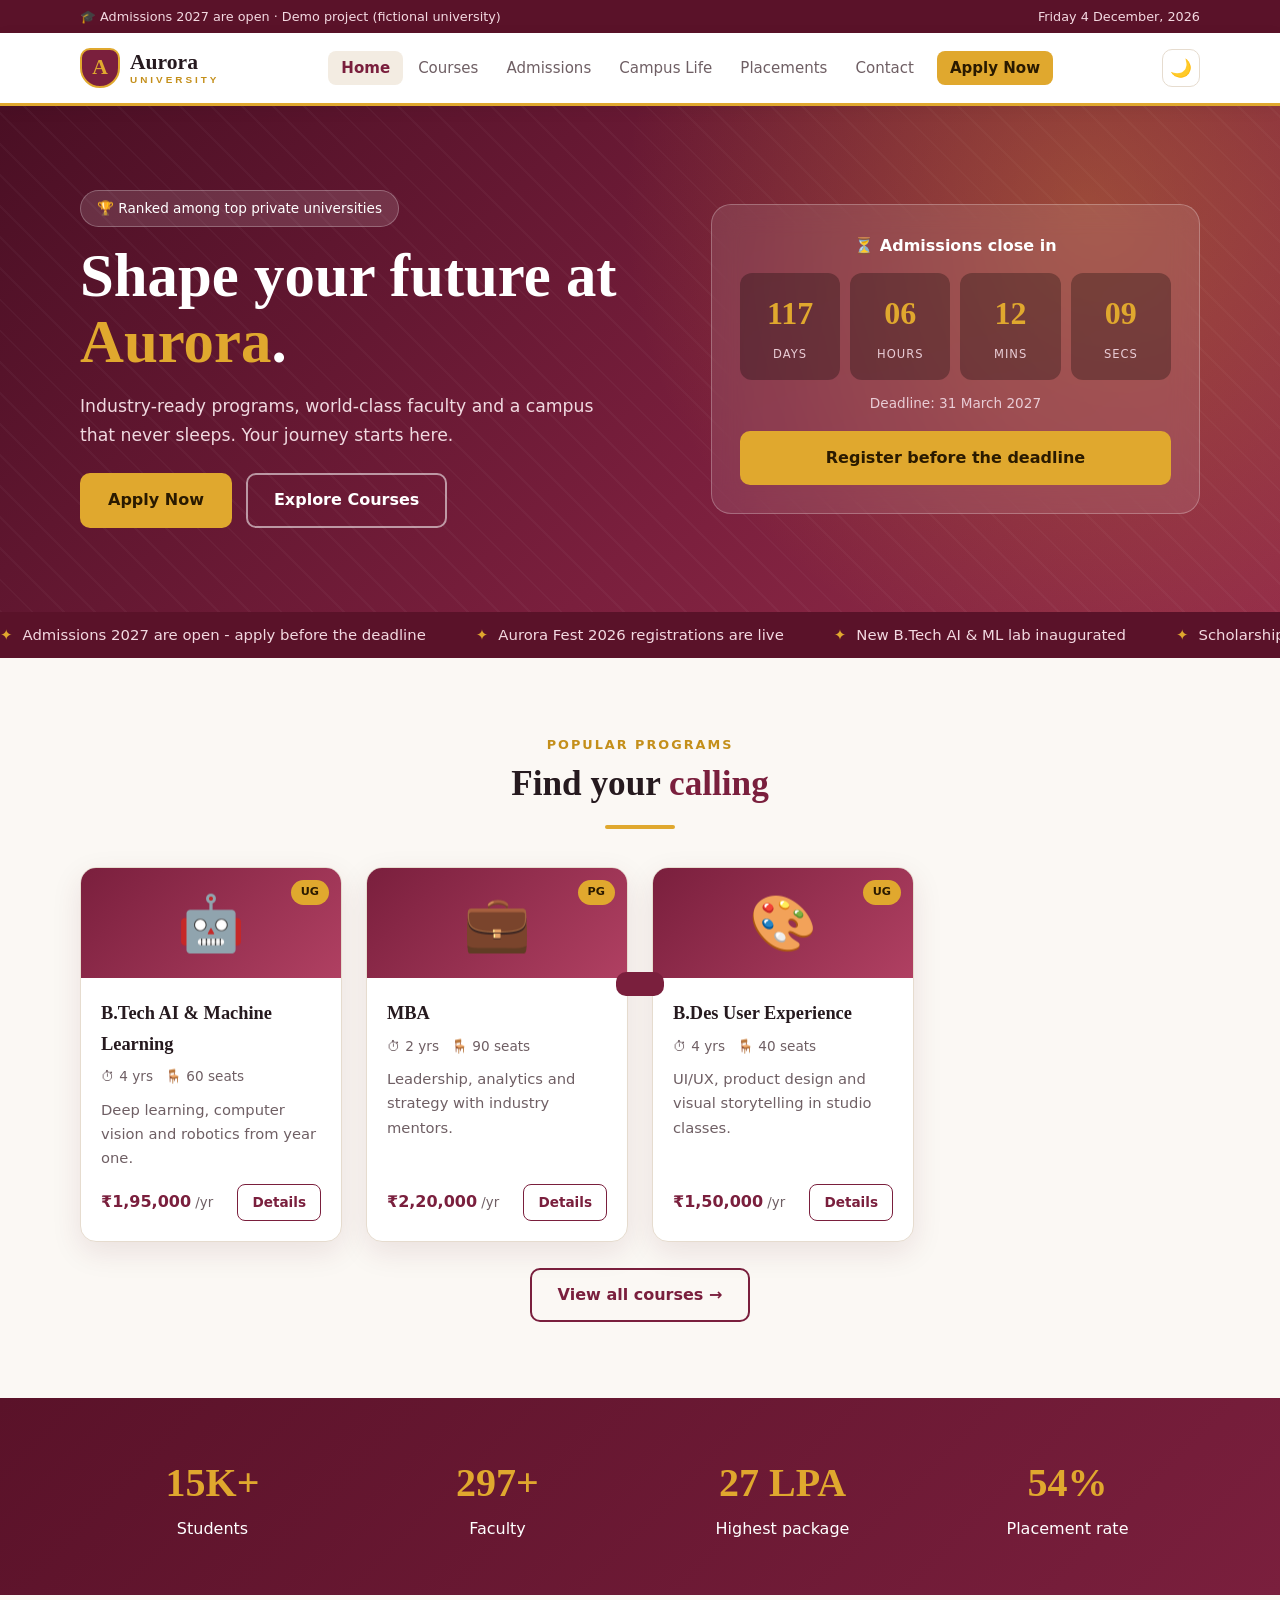
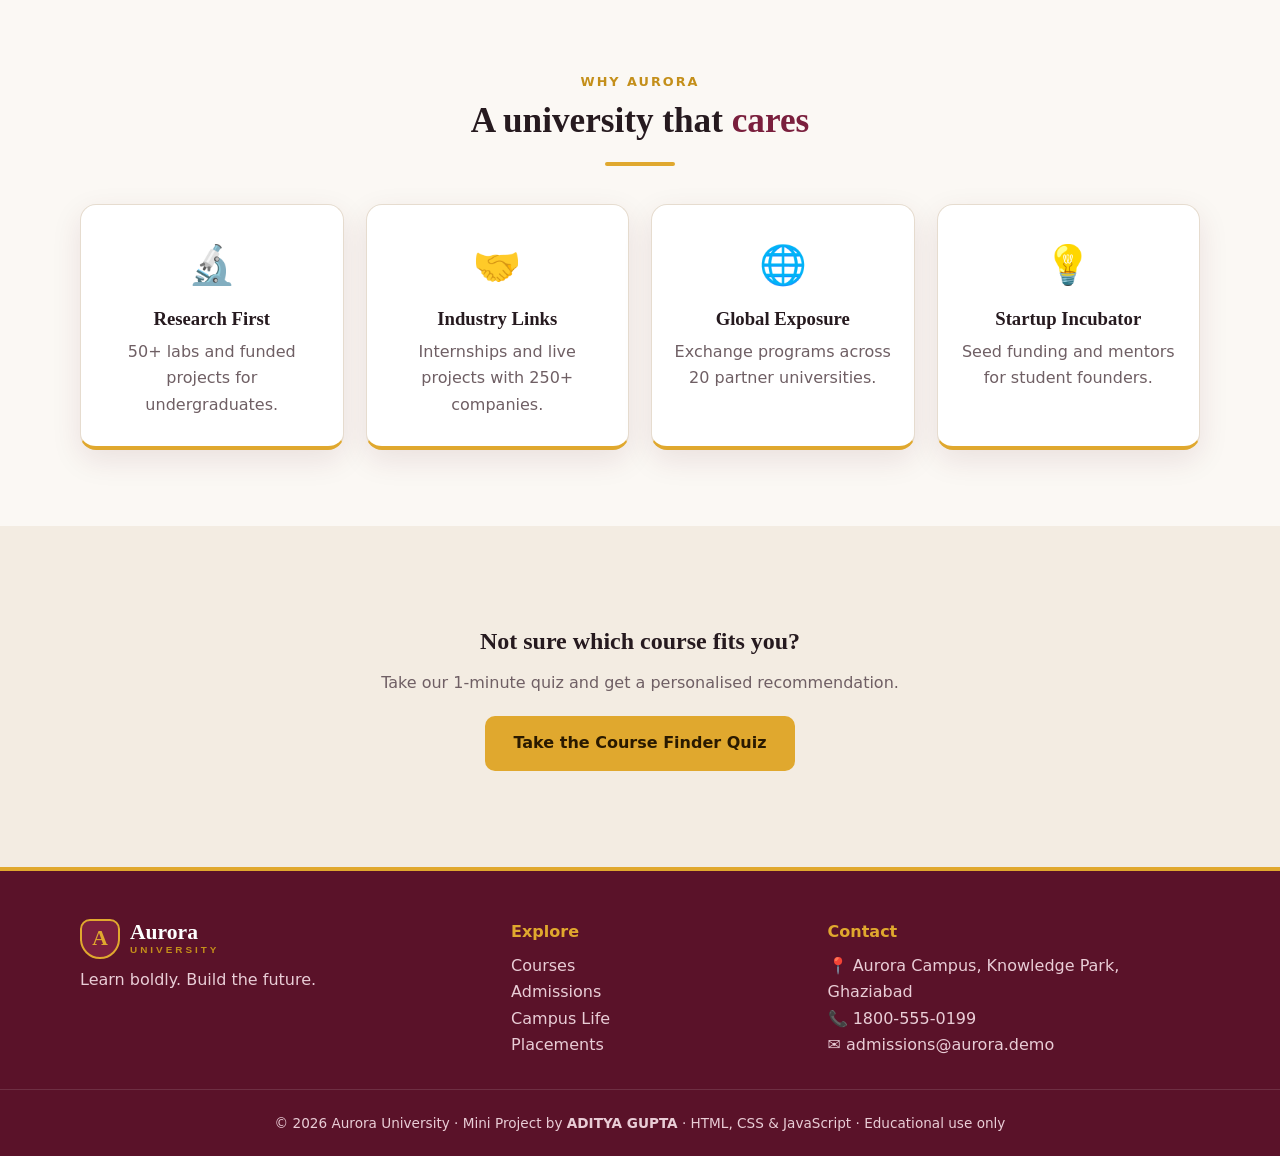
<file: aurora/index.html>
<!DOCTYPE html>
<html lang="en">
<head>
  <meta charset="UTF-8">
  <meta name="viewport" content="width=device-width, initial-scale=1.0">
  <meta name="description" content="Aurora University - a demo university website built with HTML, CSS and JavaScript.">
  <title>Home | Aurora University</title>
  <link rel="stylesheet" href="css/style.css">
</head>
<body>
  <div class="topbar"><div class="container"><span>🎓 Admissions 2027 are open · Demo project (fictional university)</span><span id="today"></span></div></div>

  <header id="header">
    <nav class="navbar container" aria-label="Main navigation">
      <a href="index.html" class="logo"><span class="crest">A</span><span>Aurora<small>University</small></span></a>
      <ul class="nav-links" id="navLinks">
        <li><a href="index.html" class="active">Home</a></li>
        <li><a href="courses.html">Courses</a></li>
        <li><a href="admissions.html">Admissions</a></li>
        <li><a href="campus.html">Campus Life</a></li>
        <li><a href="placements.html">Placements</a></li>
        <li><a href="contact.html">Contact</a></li>
        <li><a href="admissions.html#apply" class="nav-cta">Apply Now</a></li>
      </ul>
      <div class="nav-actions">
        <button id="themeToggle" class="icon-btn" title="Toggle dark mode" aria-label="Toggle theme">🌙</button>
        <button id="menuBtn" class="icon-btn menu-btn" title="Menu" aria-label="Open menu">☰</button>
      </div>
    </nav>
  </header>

  <main>

    <section class="hero">
      <div class="container hero-grid">
        <div>
          <span class="chip">🏆 Ranked among top private universities</span>
          <h1>Shape your future at <span class="gold">Aurora</span>.</h1>
          <p class="lead">Industry-ready programs, world-class faculty and a campus that never sleeps. Your journey starts here.</p>
          <div class="btn-row">
            <a href="admissions.html#apply" class="btn btn-gold">Apply Now</a>
            <a href="courses.html" class="btn btn-ghost">Explore Courses</a>
          </div>
        </div>
        <div class="countdown card-glass">
          <p class="cd-title">⏳ Admissions close in</p>
          <div class="cd-row" id="countdown">
            <div><b id="cdD">00</b><span>Days</span></div>
            <div><b id="cdH">00</b><span>Hours</span></div>
            <div><b id="cdM">00</b><span>Mins</span></div>
            <div><b id="cdS">00</b><span>Secs</span></div>
          </div>
          <p class="cd-note" id="cdNote"></p>
          <a href="admissions.html#apply" class="btn btn-gold full">Register before the deadline</a>
        </div>
      </div>
    </section>

    <div class="ticker" aria-label="Announcements"><div class="ticker-track" id="annTrack"></div></div>

    <section class="section">
      <div class="container">
        <p class="kicker reveal">Popular programs</p>
        <h2 class="title reveal">Find your <span class="accent">calling</span></h2>
        <div id="featured" class="grid"></div>
        <p class="center reveal"><a href="courses.html" class="btn btn-outline">View all courses →</a></p>
      </div>
    </section>

    <section class="band">
      <div class="container stats">
        <div><h3><span class="counter" data-target="15">0</span>K+</h3><p>Students</p></div>
        <div><h3><span class="counter" data-target="650">0</span>+</h3><p>Faculty</p></div>
        <div><h3><span class="counter" data-target="48">0</span> LPA</h3><p>Highest package</p></div>
        <div><h3><span class="counter" data-target="94">0</span>%</h3><p>Placement rate</p></div>
      </div>
    </section>

    <section class="section">
      <div class="container">
        <p class="kicker reveal">Why Aurora</p>
        <h2 class="title reveal">A university that <span class="accent">cares</span></h2>
        <div class="features">
          <div class="feature reveal"><span>🔬</span><h3>Research First</h3><p>50+ labs and funded projects for undergraduates.</p></div>
          <div class="feature reveal"><span>🤝</span><h3>Industry Links</h3><p>Internships and live projects with 250+ companies.</p></div>
          <div class="feature reveal"><span>🌐</span><h3>Global Exposure</h3><p>Exchange programs across 20 partner universities.</p></div>
          <div class="feature reveal"><span>💡</span><h3>Startup Incubator</h3><p>Seed funding and mentors for student founders.</p></div>
        </div>
      </div>
    </section>

    <section class="section alt">
      <div class="container cta reveal">
        <h2>Not sure which course fits you?</h2>
        <p>Take our 1-minute quiz and get a personalised recommendation.</p>
        <a href="courses.html#quiz" class="btn btn-gold">Take the Course Finder Quiz</a>
      </div>
    </section>

  </main>

  <footer>
    <div class="container footer-grid">
      <div>
        <a href="index.html" class="logo"><span class="crest">A</span><span>Aurora<small>University</small></span></a>
        <p>Learn boldly. Build the future.</p>
      </div>
      <div>
        <h4>Explore</h4>
        <ul>
          <li><a href="courses.html">Courses</a></li>
          <li><a href="admissions.html">Admissions</a></li>
          <li><a href="campus.html">Campus Life</a></li>
          <li><a href="placements.html">Placements</a></li>
        </ul>
      </div>
      <div>
        <h4>Contact</h4>
        <p>📍 Aurora Campus, Knowledge Park, Ghaziabad</p>
        <p>📞 1800-555-0199</p>
        <p>✉️ admissions@aurora.demo</p>
      </div>
    </div>
    <p class="copy">&copy; <span id="year"></span> Aurora University · Mini Project by <b>ADITYA GUPTA</b> · HTML, CSS &amp; JavaScript · Educational use only</p>
  </footer>

  <button id="toTop" class="to-top" title="Back to top" aria-label="Back to top">↑</button>
  <div id="toast" class="toast"></div>
  <script src="js/script.js"></script>
</body>
</html>
</file>
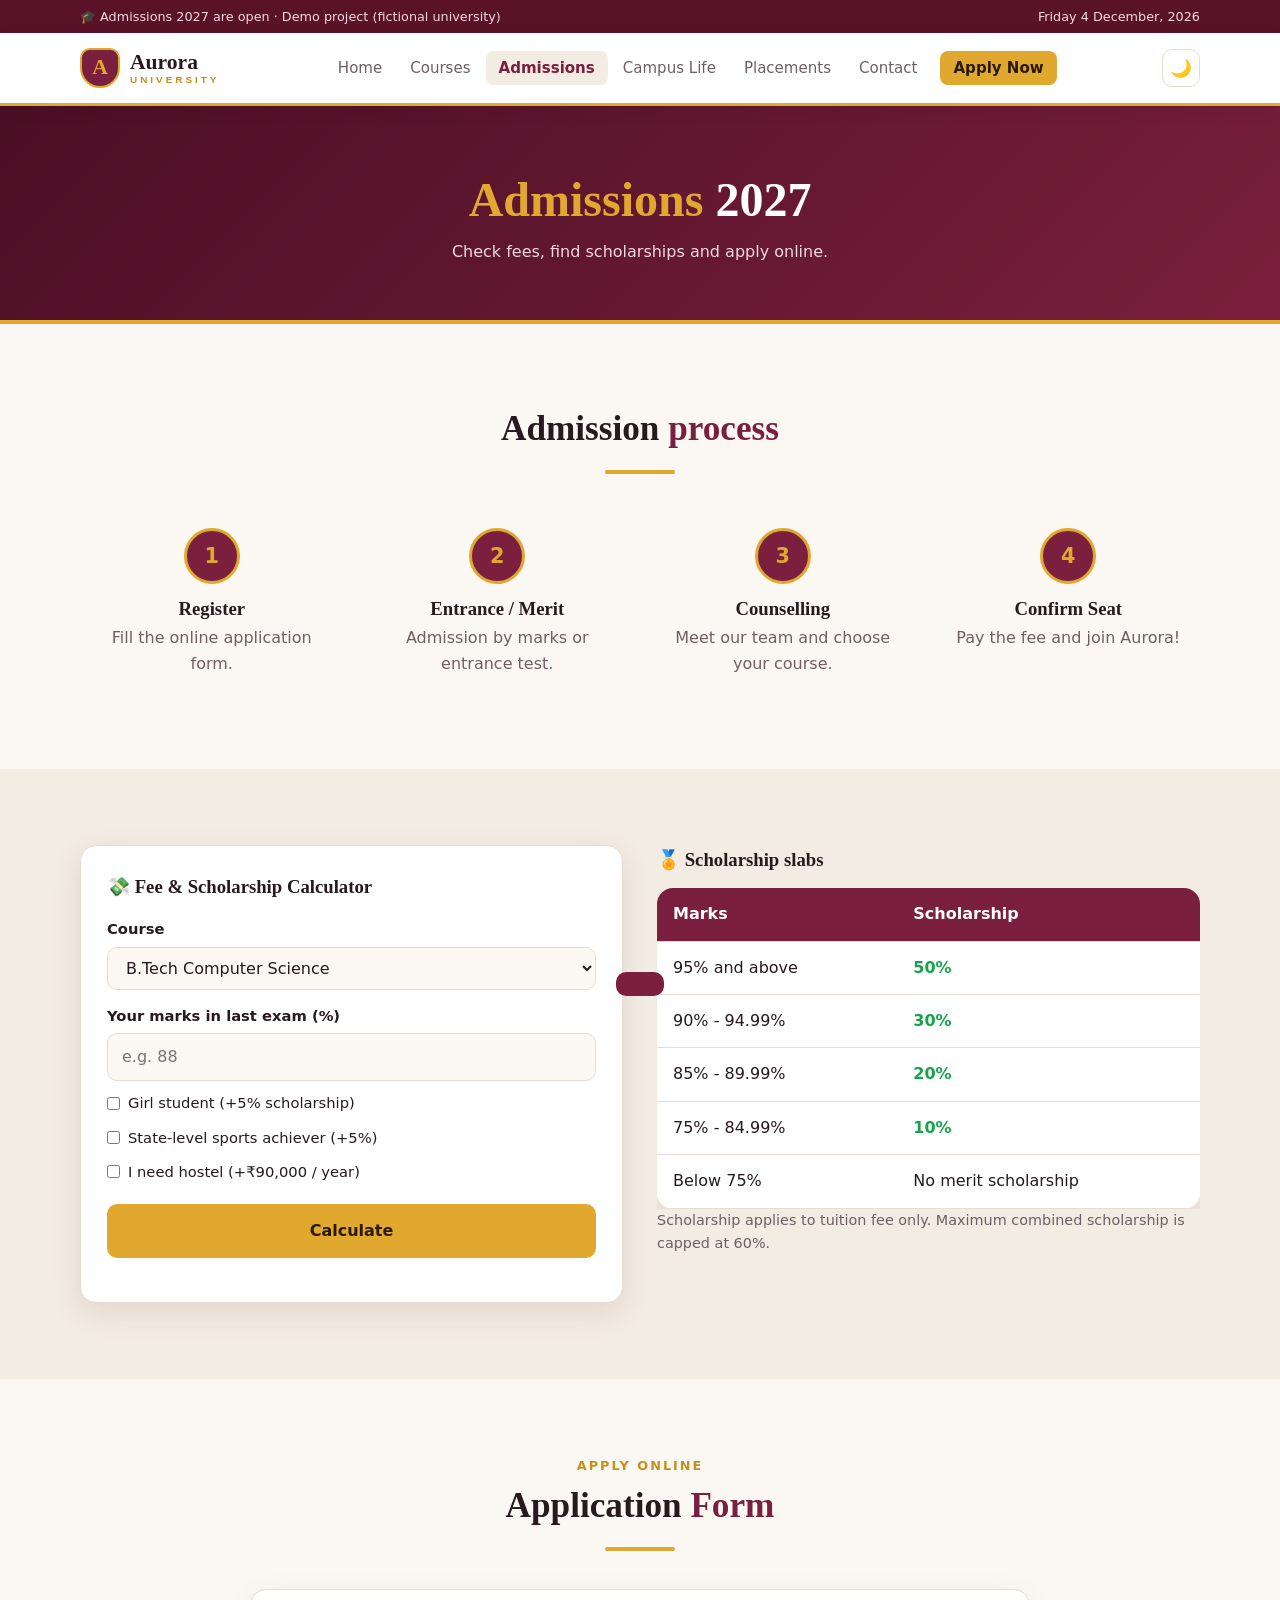
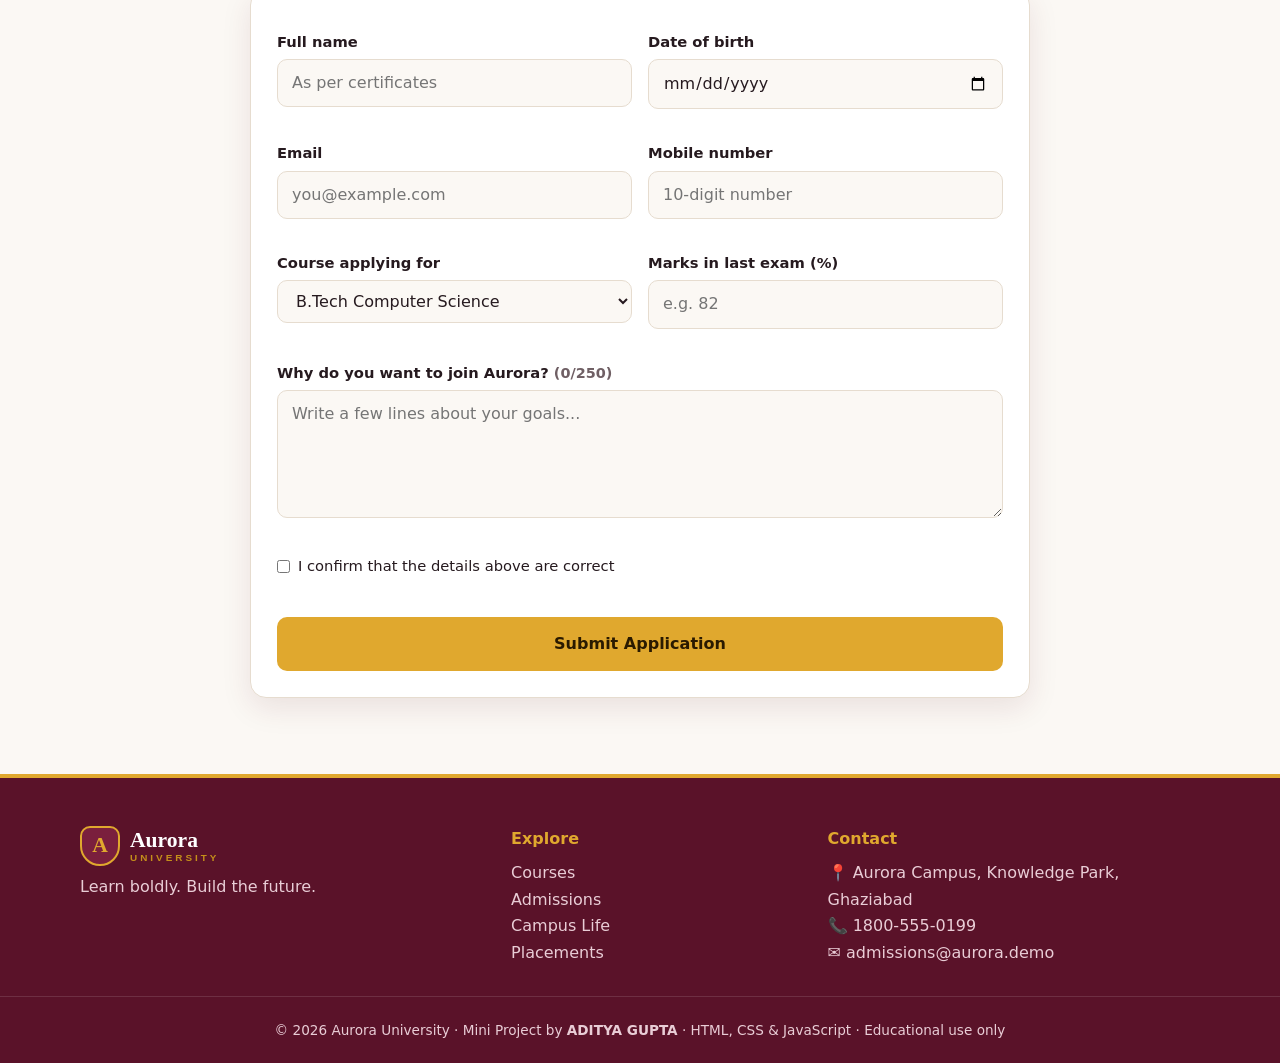
<file: aurora/admissions.html>
<!DOCTYPE html>
<html lang="en">
<head>
  <meta charset="UTF-8">
  <meta name="viewport" content="width=device-width, initial-scale=1.0">
  <meta name="description" content="Aurora University - a demo university website built with HTML, CSS and JavaScript.">
  <title>Admissions | Aurora University</title>
  <link rel="stylesheet" href="css/style.css">
</head>
<body>
  <div class="topbar"><div class="container"><span>🎓 Admissions 2027 are open · Demo project (fictional university)</span><span id="today"></span></div></div>

  <header id="header">
    <nav class="navbar container" aria-label="Main navigation">
      <a href="index.html" class="logo"><span class="crest">A</span><span>Aurora<small>University</small></span></a>
      <ul class="nav-links" id="navLinks">
        <li><a href="index.html">Home</a></li>
        <li><a href="courses.html">Courses</a></li>
        <li><a href="admissions.html" class="active">Admissions</a></li>
        <li><a href="campus.html">Campus Life</a></li>
        <li><a href="placements.html">Placements</a></li>
        <li><a href="contact.html">Contact</a></li>
        <li><a href="admissions.html#apply" class="nav-cta">Apply Now</a></li>
      </ul>
      <div class="nav-actions">
        <button id="themeToggle" class="icon-btn" title="Toggle dark mode" aria-label="Toggle theme">🌙</button>
        <button id="menuBtn" class="icon-btn menu-btn" title="Menu" aria-label="Open menu">☰</button>
      </div>
    </nav>
  </header>

  <main>

    <section class="banner"><div class="container"><h1><span class="gold">Admissions</span> 2027</h1><p>Check fees, find scholarships and apply online.</p></div></section>

    <section class="section">
      <div class="container">
        <h2 class="title reveal">Admission <span class="accent">process</span></h2>
        <div class="steps">
          <div class="step reveal"><i>1</i><h3>Register</h3><p>Fill the online application form.</p></div>
          <div class="step reveal"><i>2</i><h3>Entrance / Merit</h3><p>Admission by marks or entrance test.</p></div>
          <div class="step reveal"><i>3</i><h3>Counselling</h3><p>Meet our team and choose your course.</p></div>
          <div class="step reveal"><i>4</i><h3>Confirm Seat</h3><p>Pay the fee and join Aurora!</p></div>
        </div>
      </div>
    </section>

    <section class="section alt">
      <div class="container two-col top">
        <div class="card reveal">
          <h3>💸 Fee &amp; Scholarship Calculator</h3>
          <label for="fcCourse">Course</label>
          <select id="fcCourse"></select>
          <label for="fcMarks">Your marks in last exam (%)</label>
          <input type="number" id="fcMarks" min="0" max="100" placeholder="e.g. 88">
          <label class="check"><input type="checkbox" id="fcGirl"> Girl student (+5% scholarship)</label>
          <label class="check"><input type="checkbox" id="fcSports"> State-level sports achiever (+5%)</label>
          <label class="check"><input type="checkbox" id="fcHostel"> I need hostel (+₹90,000 / year)</label>
          <button class="btn btn-gold full" id="fcBtn" type="button">Calculate</button>
          <div id="fcResult" class="fc-result"></div>
        </div>

        <div class="reveal">
          <h3>🏅 Scholarship slabs</h3>
          <div class="table-wrap">
            <table>
              <tr><th>Marks</th><th>Scholarship</th></tr>
              <tr><td>95% and above</td><td class="best">50%</td></tr>
              <tr><td>90% - 94.99%</td><td class="best">30%</td></tr>
              <tr><td>85% - 89.99%</td><td class="best">20%</td></tr>
              <tr><td>75% - 84.99%</td><td class="best">10%</td></tr>
              <tr><td>Below 75%</td><td>No merit scholarship</td></tr>
            </table>
          </div>
          <p class="muted">Scholarship applies to tuition fee only. Maximum combined scholarship is capped at 60%.</p>
        </div>
      </div>
    </section>

    <section class="section" id="apply">
      <div class="container narrow">
        <p class="kicker">Apply online</p>
        <h2 class="title">Application <span class="accent">Form</span></h2>
        <form id="applyForm" class="card" novalidate>
          <div class="row2">
            <div>
              <label for="aName">Full name</label>
              <input type="text" id="aName" placeholder="As per certificates">
              <small class="error" id="aNameE"></small>
            </div>
            <div>
              <label for="aDob">Date of birth</label>
              <input type="date" id="aDob">
              <small class="error" id="aDobE"></small>
            </div>
          </div>
          <div class="row2">
            <div>
              <label for="aEmail">Email</label>
              <input type="email" id="aEmail" placeholder="you@example.com">
              <small class="error" id="aEmailE"></small>
            </div>
            <div>
              <label for="aPhone">Mobile number</label>
              <input type="tel" id="aPhone" maxlength="10" placeholder="10-digit number">
              <small class="error" id="aPhoneE"></small>
            </div>
          </div>
          <div class="row2">
            <div>
              <label for="aCourse">Course applying for</label>
              <select id="aCourse"></select>
              <small class="error" id="aCourseE"></small>
            </div>
            <div>
              <label for="aMarks">Marks in last exam (%)</label>
              <input type="number" id="aMarks" min="0" max="100" placeholder="e.g. 82">
              <small class="error" id="aMarksE"></small>
            </div>
          </div>
          <label for="aWhy">Why do you want to join Aurora? <span class="muted" id="aCount">(0/250)</span></label>
          <textarea id="aWhy" rows="4" maxlength="250" placeholder="Write a few lines about your goals..."></textarea>
          <small class="error" id="aWhyE"></small>
          <label class="check"><input type="checkbox" id="aTerms"> I confirm that the details above are correct</label>
          <small class="error" id="aTermsE"></small>
          <button type="submit" class="btn btn-gold full">Submit Application</button>
        </form>
      </div>
    </section>

    <div id="applyModal" class="modal hidden">
      <div class="modal-card">
        <div class="big">🎓</div>
        <h2>Application Submitted!</h2>
        <p id="applyMsg"></p>
        <a href="index.html" class="btn btn-gold">Back to Home</a>
      </div>
    </div>

  </main>

  <footer>
    <div class="container footer-grid">
      <div>
        <a href="index.html" class="logo"><span class="crest">A</span><span>Aurora<small>University</small></span></a>
        <p>Learn boldly. Build the future.</p>
      </div>
      <div>
        <h4>Explore</h4>
        <ul>
          <li><a href="courses.html">Courses</a></li>
          <li><a href="admissions.html">Admissions</a></li>
          <li><a href="campus.html">Campus Life</a></li>
          <li><a href="placements.html">Placements</a></li>
        </ul>
      </div>
      <div>
        <h4>Contact</h4>
        <p>📍 Aurora Campus, Knowledge Park, Ghaziabad</p>
        <p>📞 1800-555-0199</p>
        <p>✉️ admissions@aurora.demo</p>
      </div>
    </div>
    <p class="copy">&copy; <span id="year"></span> Aurora University · Mini Project by <b>ADITYA GUPTA</b> · HTML, CSS &amp; JavaScript · Educational use only</p>
  </footer>

  <button id="toTop" class="to-top" title="Back to top" aria-label="Back to top">↑</button>
  <div id="toast" class="toast"></div>
  <script src="js/script.js"></script>
</body>
</html>
</file>
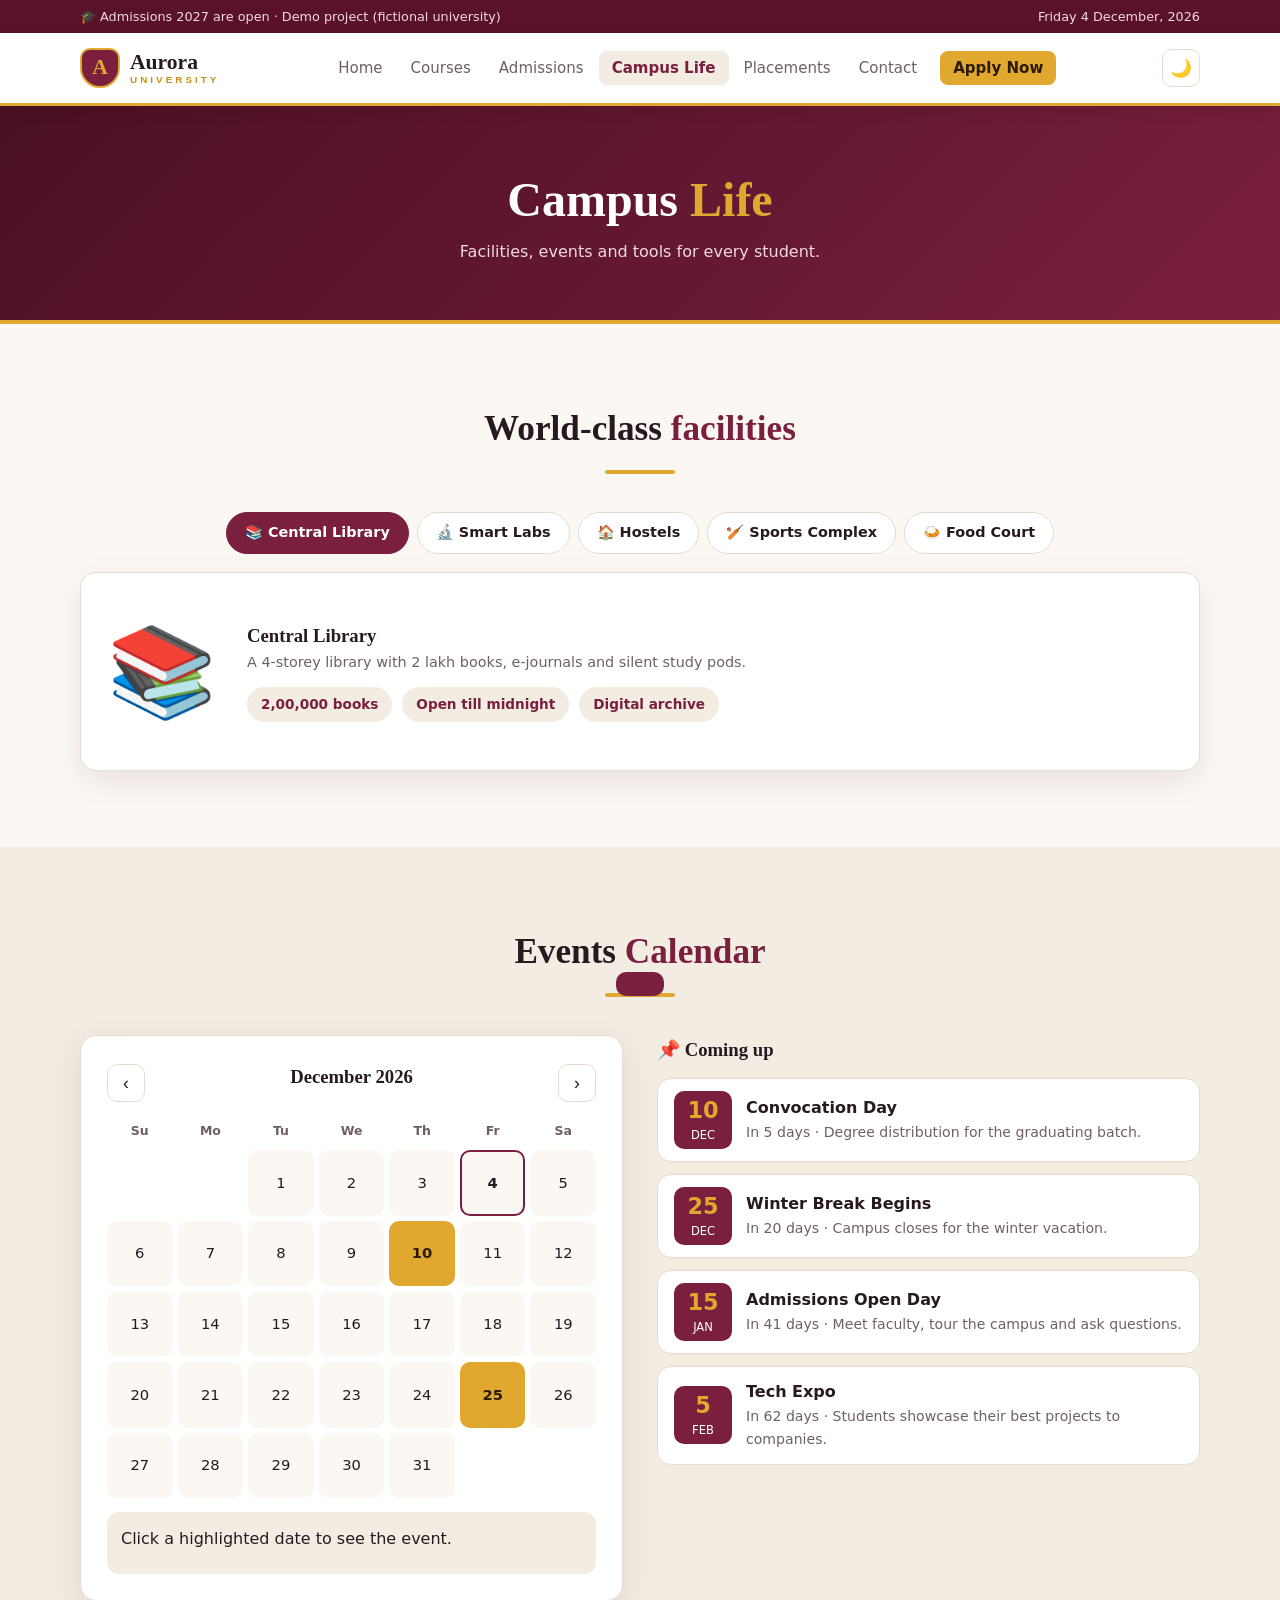
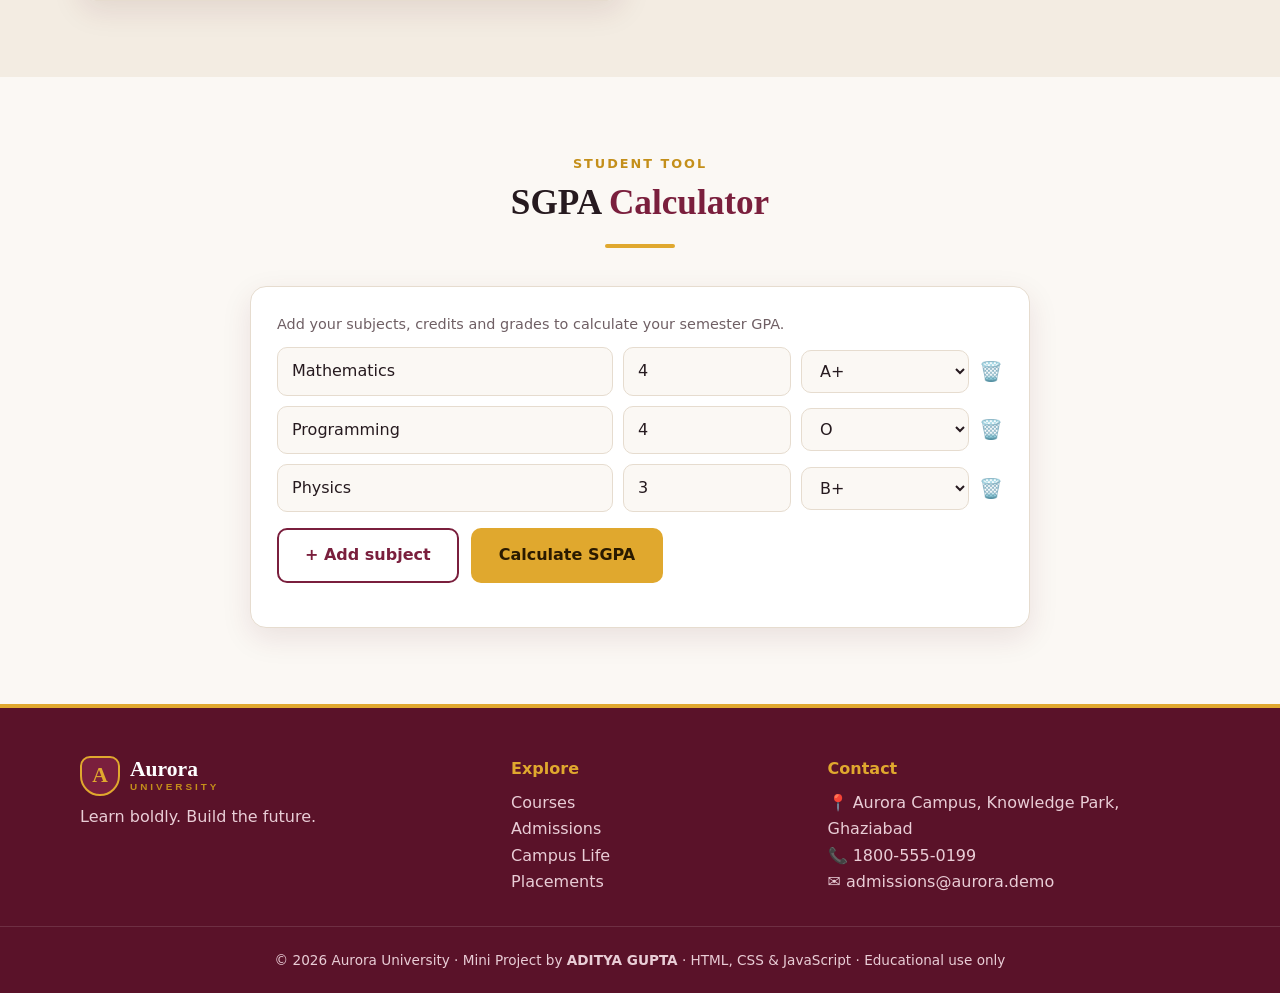
<file: aurora/campus.html>
<!DOCTYPE html>
<html lang="en">
<head>
  <meta charset="UTF-8">
  <meta name="viewport" content="width=device-width, initial-scale=1.0">
  <meta name="description" content="Aurora University - a demo university website built with HTML, CSS and JavaScript.">
  <title>Campus Life | Aurora University</title>
  <link rel="stylesheet" href="css/style.css">
</head>
<body>
  <div class="topbar"><div class="container"><span>🎓 Admissions 2027 are open · Demo project (fictional university)</span><span id="today"></span></div></div>

  <header id="header">
    <nav class="navbar container" aria-label="Main navigation">
      <a href="index.html" class="logo"><span class="crest">A</span><span>Aurora<small>University</small></span></a>
      <ul class="nav-links" id="navLinks">
        <li><a href="index.html">Home</a></li>
        <li><a href="courses.html">Courses</a></li>
        <li><a href="admissions.html">Admissions</a></li>
        <li><a href="campus.html" class="active">Campus Life</a></li>
        <li><a href="placements.html">Placements</a></li>
        <li><a href="contact.html">Contact</a></li>
        <li><a href="admissions.html#apply" class="nav-cta">Apply Now</a></li>
      </ul>
      <div class="nav-actions">
        <button id="themeToggle" class="icon-btn" title="Toggle dark mode" aria-label="Toggle theme">🌙</button>
        <button id="menuBtn" class="icon-btn menu-btn" title="Menu" aria-label="Open menu">☰</button>
      </div>
    </nav>
  </header>

  <main>

    <section class="banner"><div class="container"><h1>Campus <span class="gold">Life</span></h1><p>Facilities, events and tools for every student.</p></div></section>

    <section class="section">
      <div class="container">
        <h2 class="title reveal">World-class <span class="accent">facilities</span></h2>
        <div class="tabs" id="facTabs"></div>
        <div class="card fac-panel" id="facPanel"></div>
      </div>
    </section>

    <section class="section alt">
      <div class="container">
        <h2 class="title reveal">Events <span class="accent">Calendar</span></h2>
        <div class="two-col top">
          <div class="card reveal">
            <div class="cal-head">
              <button class="icon-btn" id="calPrev" aria-label="Previous month">‹</button>
              <h3 id="calTitle"></h3>
              <button class="icon-btn" id="calNext" aria-label="Next month">›</button>
            </div>
            <div class="cal-grid" id="calGrid"></div>
            <div class="cal-detail" id="calDetail">Click a highlighted date to see the event.</div>
          </div>
          <div class="reveal">
            <h3>📌 Coming up</h3>
            <div id="upcoming"></div>
          </div>
        </div>
      </div>
    </section>

    <section class="section">
      <div class="container narrow">
        <p class="kicker">Student tool</p>
        <h2 class="title">SGPA <span class="accent">Calculator</span></h2>
        <div class="card">
          <p class="muted">Add your subjects, credits and grades to calculate your semester GPA.</p>
          <div id="gpaRows"></div>
          <div class="gpa-actions">
            <button class="btn btn-outline" id="addSubject" type="button">+ Add subject</button>
            <button class="btn btn-gold" id="calcGpa" type="button">Calculate SGPA</button>
          </div>
          <div class="gpa-out" id="gpaOut"></div>
        </div>
      </div>
    </section>

  </main>

  <footer>
    <div class="container footer-grid">
      <div>
        <a href="index.html" class="logo"><span class="crest">A</span><span>Aurora<small>University</small></span></a>
        <p>Learn boldly. Build the future.</p>
      </div>
      <div>
        <h4>Explore</h4>
        <ul>
          <li><a href="courses.html">Courses</a></li>
          <li><a href="admissions.html">Admissions</a></li>
          <li><a href="campus.html">Campus Life</a></li>
          <li><a href="placements.html">Placements</a></li>
        </ul>
      </div>
      <div>
        <h4>Contact</h4>
        <p>📍 Aurora Campus, Knowledge Park, Ghaziabad</p>
        <p>📞 1800-555-0199</p>
        <p>✉️ admissions@aurora.demo</p>
      </div>
    </div>
    <p class="copy">&copy; <span id="year"></span> Aurora University · Mini Project by <b>ADITYA GUPTA</b> · HTML, CSS &amp; JavaScript · Educational use only</p>
  </footer>

  <button id="toTop" class="to-top" title="Back to top" aria-label="Back to top">↑</button>
  <div id="toast" class="toast"></div>
  <script src="js/script.js"></script>
</body>
</html>
</file>
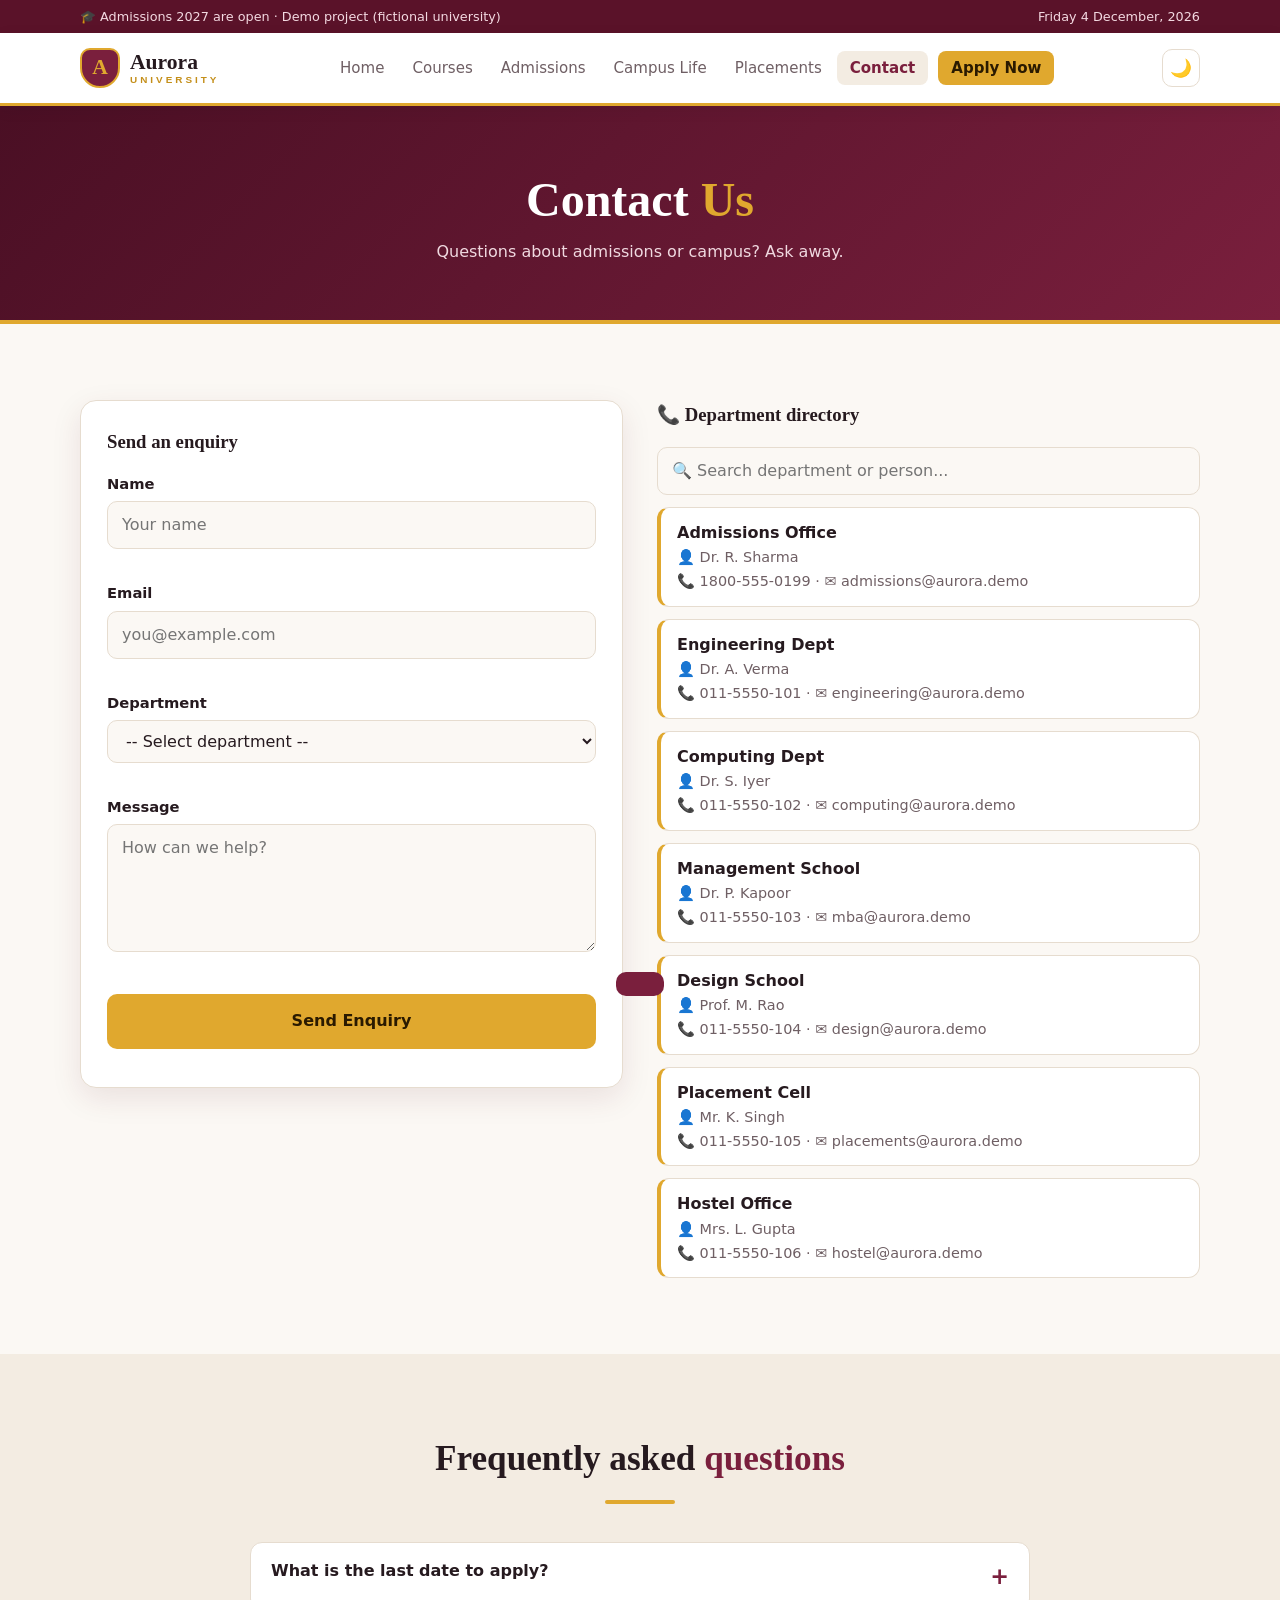
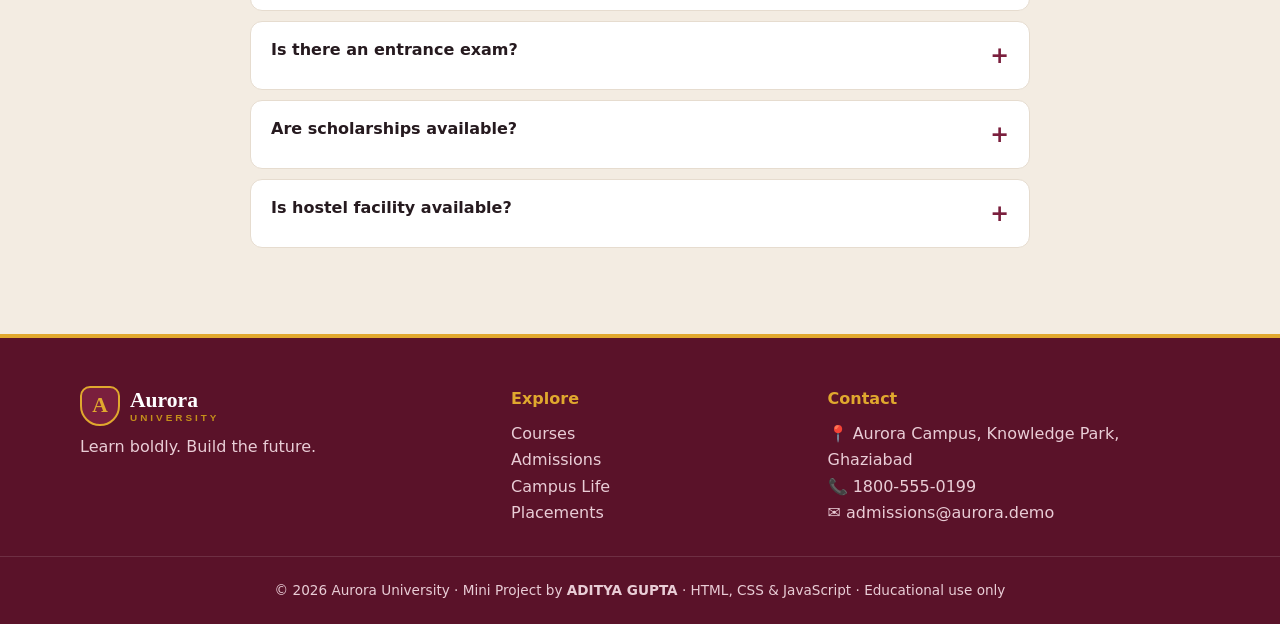
<file: aurora/contact.html>
<!DOCTYPE html>
<html lang="en">
<head>
  <meta charset="UTF-8">
  <meta name="viewport" content="width=device-width, initial-scale=1.0">
  <meta name="description" content="Aurora University - a demo university website built with HTML, CSS and JavaScript.">
  <title>Contact | Aurora University</title>
  <link rel="stylesheet" href="css/style.css">
</head>
<body>
  <div class="topbar"><div class="container"><span>🎓 Admissions 2027 are open · Demo project (fictional university)</span><span id="today"></span></div></div>

  <header id="header">
    <nav class="navbar container" aria-label="Main navigation">
      <a href="index.html" class="logo"><span class="crest">A</span><span>Aurora<small>University</small></span></a>
      <ul class="nav-links" id="navLinks">
        <li><a href="index.html">Home</a></li>
        <li><a href="courses.html">Courses</a></li>
        <li><a href="admissions.html">Admissions</a></li>
        <li><a href="campus.html">Campus Life</a></li>
        <li><a href="placements.html">Placements</a></li>
        <li><a href="contact.html" class="active">Contact</a></li>
        <li><a href="admissions.html#apply" class="nav-cta">Apply Now</a></li>
      </ul>
      <div class="nav-actions">
        <button id="themeToggle" class="icon-btn" title="Toggle dark mode" aria-label="Toggle theme">🌙</button>
        <button id="menuBtn" class="icon-btn menu-btn" title="Menu" aria-label="Open menu">☰</button>
      </div>
    </nav>
  </header>

  <main>

    <section class="banner"><div class="container"><h1>Contact <span class="gold">Us</span></h1><p>Questions about admissions or campus? Ask away.</p></div></section>

    <section class="section">
      <div class="container two-col top">
        <form id="contactForm" class="card reveal" novalidate>
          <h3>Send an enquiry</h3>
          <label for="name">Name</label>
          <input type="text" id="name" placeholder="Your name">
          <small class="error" id="nameError"></small>
          <label for="email">Email</label>
          <input type="email" id="email" placeholder="you@example.com">
          <small class="error" id="emailError"></small>
          <label for="dept">Department</label>
          <select id="dept"></select>
          <small class="error" id="deptError"></small>
          <label for="message">Message</label>
          <textarea id="message" rows="4" placeholder="How can we help?"></textarea>
          <small class="error" id="messageError"></small>
          <button type="submit" class="btn btn-gold full">Send Enquiry</button>
          <p id="formSuccess" class="success"></p>
        </form>

        <div class="reveal">
          <h3>📞 Department directory</h3>
          <input type="search" id="dirSearch" placeholder="🔍 Search department or person..." aria-label="Search directory">
          <div id="dirList"></div>
        </div>
      </div>
    </section>

    <section class="section alt">
      <div class="container narrow">
        <h2 class="title reveal">Frequently asked <span class="accent">questions</span></h2>
        <div id="faqList"></div>
      </div>
    </section>

  </main>

  <footer>
    <div class="container footer-grid">
      <div>
        <a href="index.html" class="logo"><span class="crest">A</span><span>Aurora<small>University</small></span></a>
        <p>Learn boldly. Build the future.</p>
      </div>
      <div>
        <h4>Explore</h4>
        <ul>
          <li><a href="courses.html">Courses</a></li>
          <li><a href="admissions.html">Admissions</a></li>
          <li><a href="campus.html">Campus Life</a></li>
          <li><a href="placements.html">Placements</a></li>
        </ul>
      </div>
      <div>
        <h4>Contact</h4>
        <p>📍 Aurora Campus, Knowledge Park, Ghaziabad</p>
        <p>📞 1800-555-0199</p>
        <p>✉️ admissions@aurora.demo</p>
      </div>
    </div>
    <p class="copy">&copy; <span id="year"></span> Aurora University · Mini Project by <b>ADITYA GUPTA</b> · HTML, CSS &amp; JavaScript · Educational use only</p>
  </footer>

  <button id="toTop" class="to-top" title="Back to top" aria-label="Back to top">↑</button>
  <div id="toast" class="toast"></div>
  <script src="js/script.js"></script>
</body>
</html>
</file>
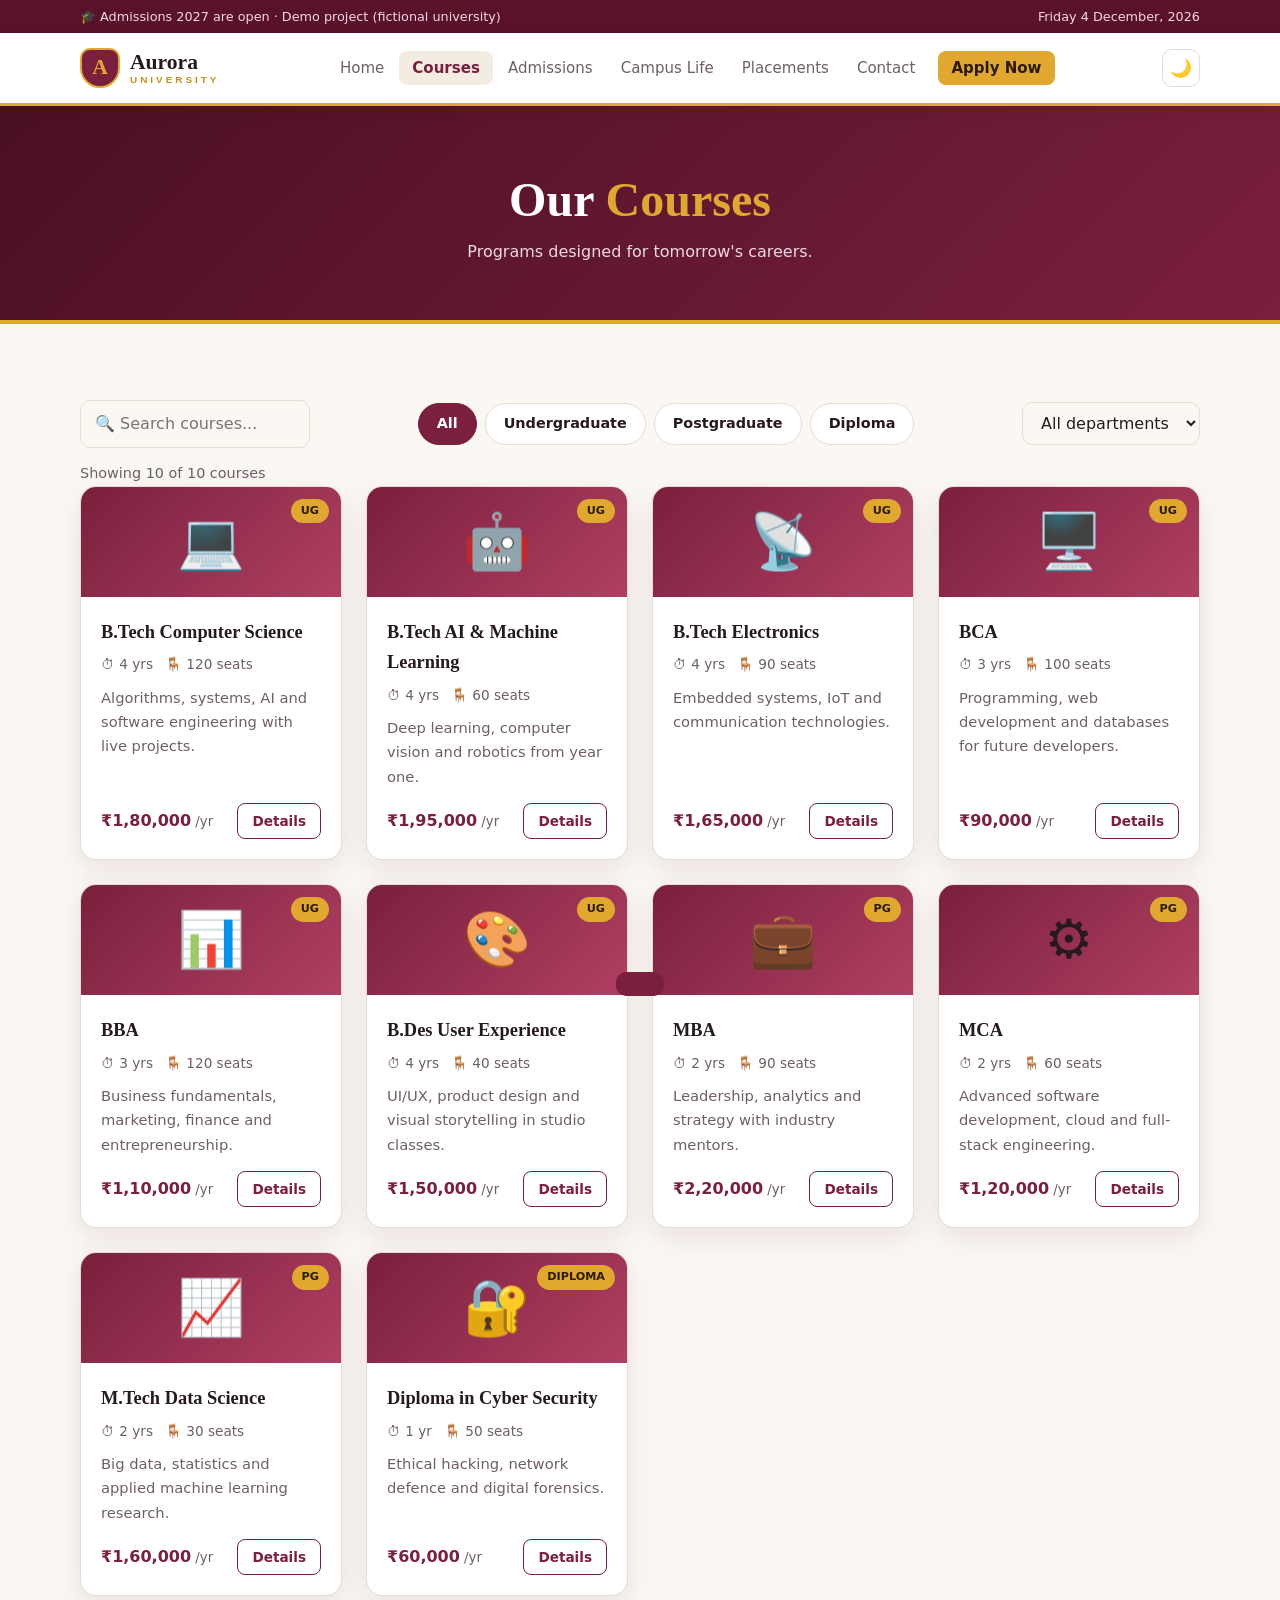
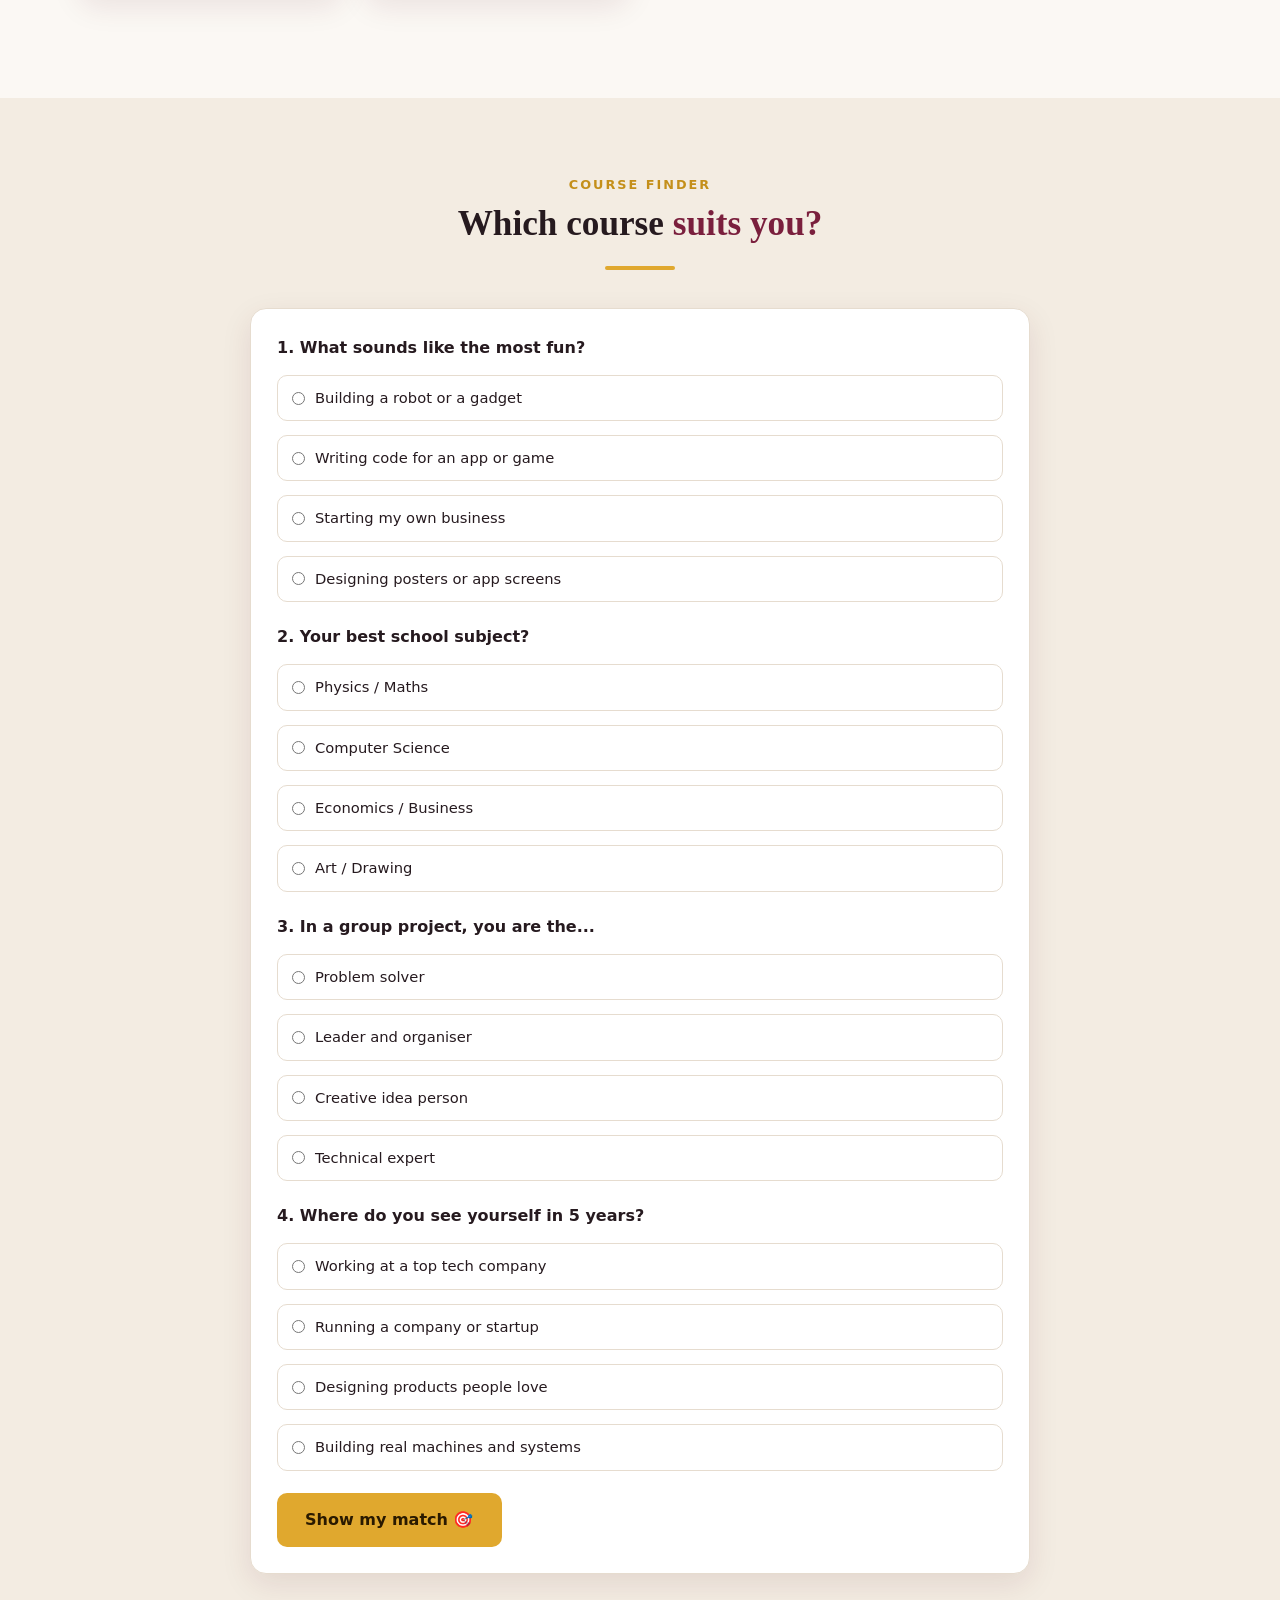
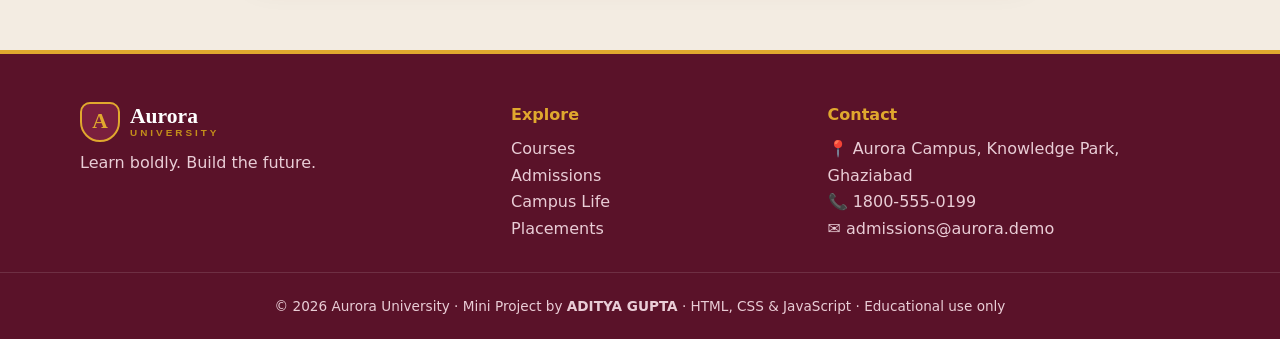
<file: aurora/courses.html>
<!DOCTYPE html>
<html lang="en">
<head>
  <meta charset="UTF-8">
  <meta name="viewport" content="width=device-width, initial-scale=1.0">
  <meta name="description" content="Aurora University - a demo university website built with HTML, CSS and JavaScript.">
  <title>Courses | Aurora University</title>
  <link rel="stylesheet" href="css/style.css">
</head>
<body>
  <div class="topbar"><div class="container"><span>🎓 Admissions 2027 are open · Demo project (fictional university)</span><span id="today"></span></div></div>

  <header id="header">
    <nav class="navbar container" aria-label="Main navigation">
      <a href="index.html" class="logo"><span class="crest">A</span><span>Aurora<small>University</small></span></a>
      <ul class="nav-links" id="navLinks">
        <li><a href="index.html">Home</a></li>
        <li><a href="courses.html" class="active">Courses</a></li>
        <li><a href="admissions.html">Admissions</a></li>
        <li><a href="campus.html">Campus Life</a></li>
        <li><a href="placements.html">Placements</a></li>
        <li><a href="contact.html">Contact</a></li>
        <li><a href="admissions.html#apply" class="nav-cta">Apply Now</a></li>
      </ul>
      <div class="nav-actions">
        <button id="themeToggle" class="icon-btn" title="Toggle dark mode" aria-label="Toggle theme">🌙</button>
        <button id="menuBtn" class="icon-btn menu-btn" title="Menu" aria-label="Open menu">☰</button>
      </div>
    </nav>
  </header>

  <main>

    <section class="banner"><div class="container"><h1>Our <span class="gold">Courses</span></h1><p>Programs designed for tomorrow's careers.</p></div></section>

    <section class="section">
      <div class="container">
        <div class="toolbar">
          <input type="search" id="cSearch" placeholder="🔍 Search courses..." aria-label="Search courses">
          <div class="filters" id="levelFilters">
            <button class="chip-btn active" data-level="all">All</button>
            <button class="chip-btn" data-level="ug">Undergraduate</button>
            <button class="chip-btn" data-level="pg">Postgraduate</button>
            <button class="chip-btn" data-level="diploma">Diploma</button>
          </div>
          <select id="cDept" aria-label="Department">
            <option value="all">All departments</option>
            <option value="engineering">Engineering</option>
            <option value="computing">Computing</option>
            <option value="management">Management</option>
            <option value="design">Design</option>
          </select>
        </div>
        <p class="muted" id="cCount"></p>
        <div id="courseGrid" class="grid"></div>
        <p id="cNone" class="center muted" hidden>No courses match your search 😕</p>
      </div>
    </section>

    <section class="section alt" id="quiz">
      <div class="container narrow">
        <p class="kicker">Course Finder</p>
        <h2 class="title">Which course <span class="accent">suits you?</span></h2>
        <div class="card" id="quizBox"></div>
        <div id="quizResult" class="card result hidden"></div>
      </div>
    </section>

    <div id="courseModal" class="modal hidden">
      <div class="modal-card wide" id="courseModalBody"></div>
    </div>

  </main>

  <footer>
    <div class="container footer-grid">
      <div>
        <a href="index.html" class="logo"><span class="crest">A</span><span>Aurora<small>University</small></span></a>
        <p>Learn boldly. Build the future.</p>
      </div>
      <div>
        <h4>Explore</h4>
        <ul>
          <li><a href="courses.html">Courses</a></li>
          <li><a href="admissions.html">Admissions</a></li>
          <li><a href="campus.html">Campus Life</a></li>
          <li><a href="placements.html">Placements</a></li>
        </ul>
      </div>
      <div>
        <h4>Contact</h4>
        <p>📍 Aurora Campus, Knowledge Park, Ghaziabad</p>
        <p>📞 1800-555-0199</p>
        <p>✉️ admissions@aurora.demo</p>
      </div>
    </div>
    <p class="copy">&copy; <span id="year"></span> Aurora University · Mini Project by <b>ADITYA GUPTA</b> · HTML, CSS &amp; JavaScript · Educational use only</p>
  </footer>

  <button id="toTop" class="to-top" title="Back to top" aria-label="Back to top">↑</button>
  <div id="toast" class="toast"></div>
  <script src="js/script.js"></script>
</body>
</html>
</file>
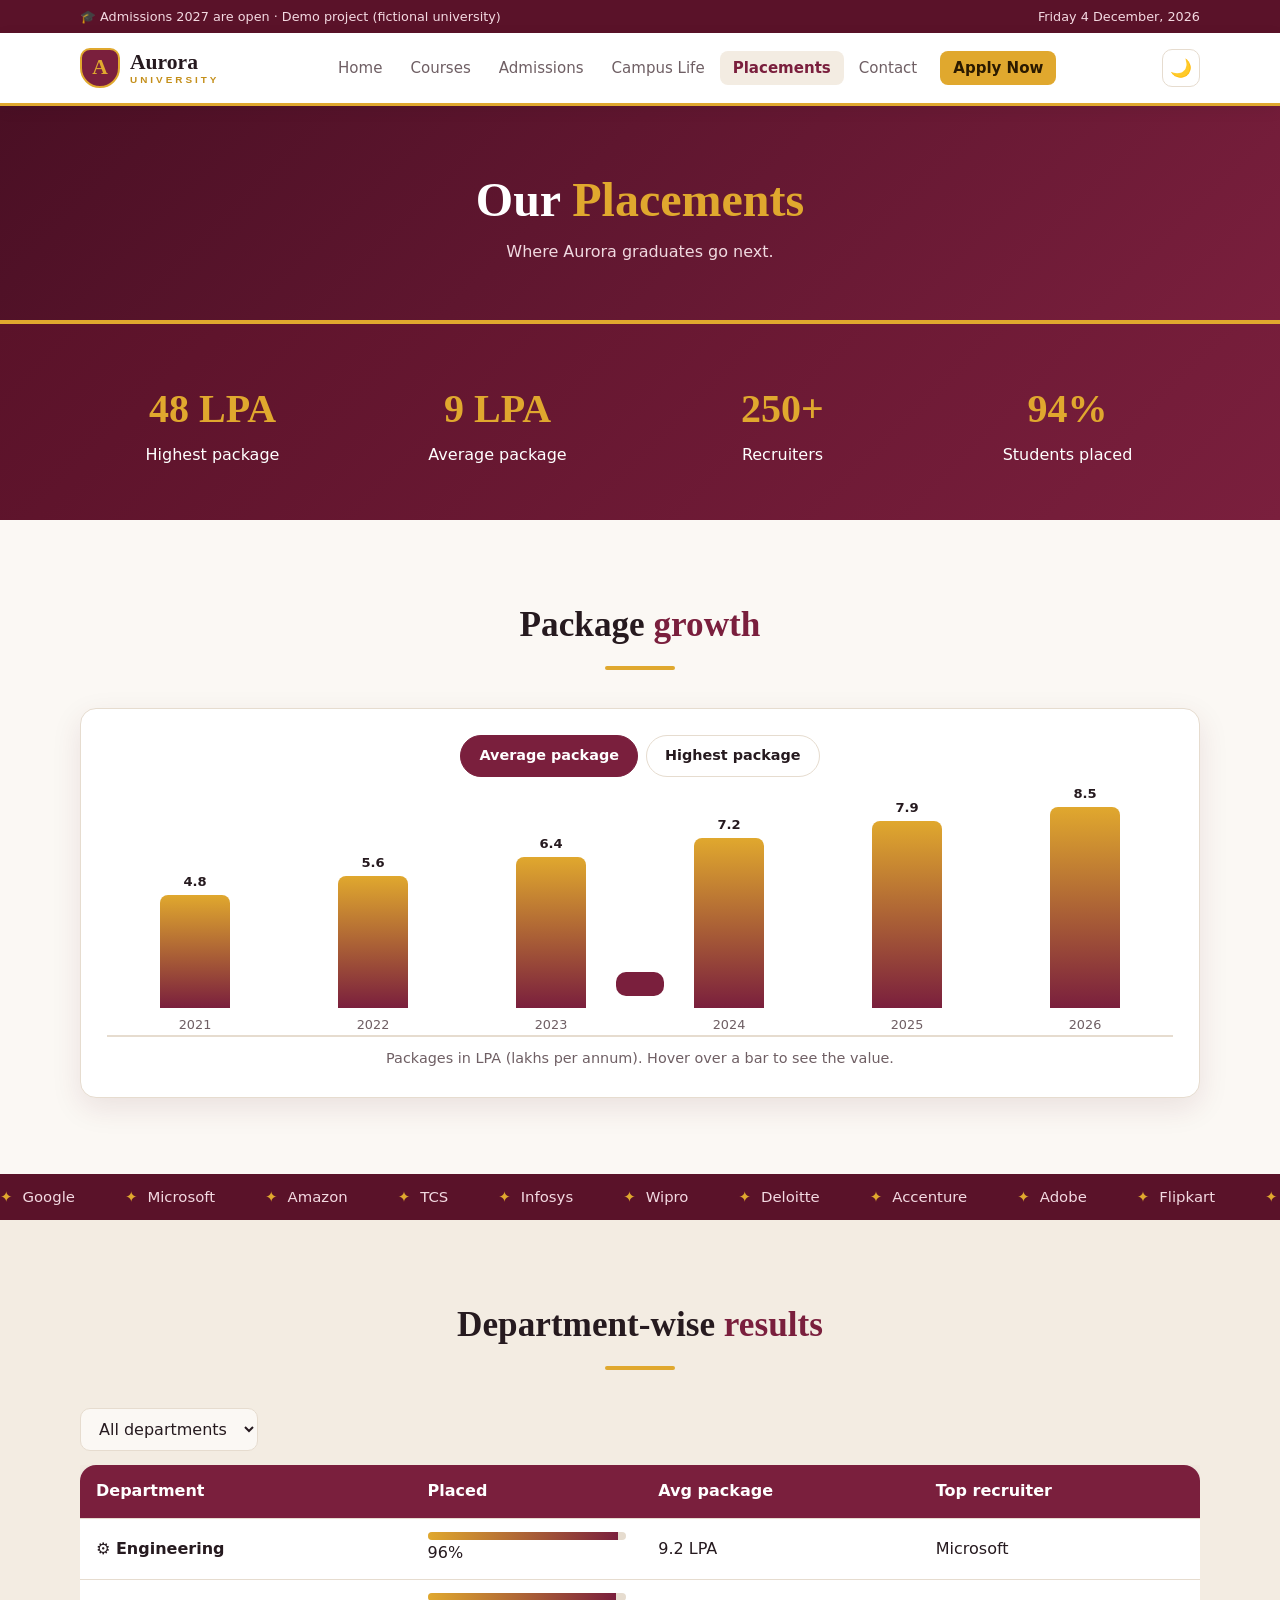
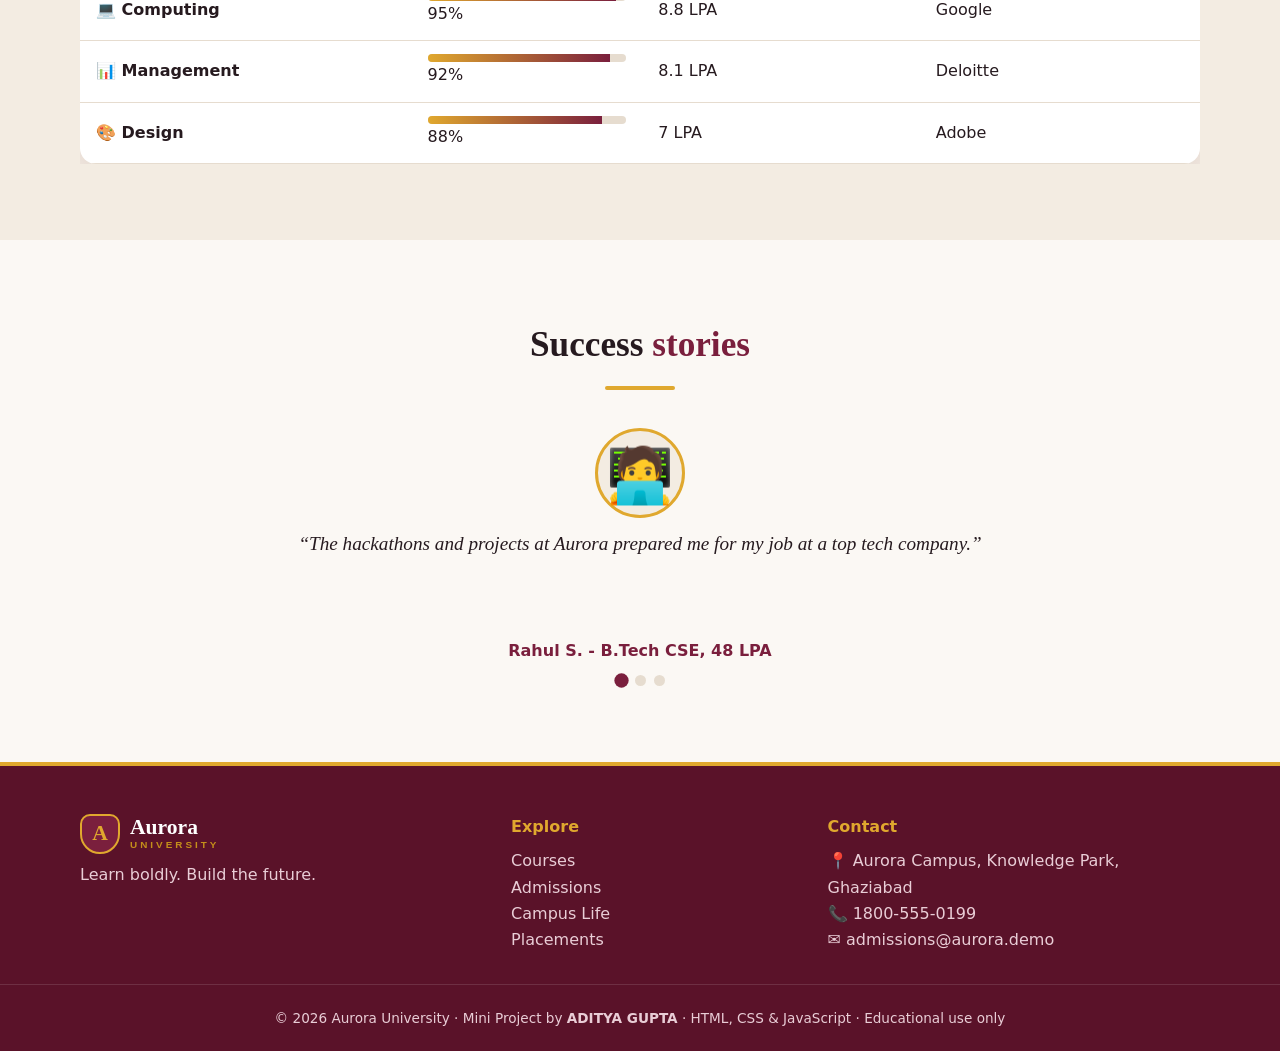
<file: aurora/placements.html>
<!DOCTYPE html>
<html lang="en">
<head>
  <meta charset="UTF-8">
  <meta name="viewport" content="width=device-width, initial-scale=1.0">
  <meta name="description" content="Aurora University - a demo university website built with HTML, CSS and JavaScript.">
  <title>Placements | Aurora University</title>
  <link rel="stylesheet" href="css/style.css">
</head>
<body>
  <div class="topbar"><div class="container"><span>🎓 Admissions 2027 are open · Demo project (fictional university)</span><span id="today"></span></div></div>

  <header id="header">
    <nav class="navbar container" aria-label="Main navigation">
      <a href="index.html" class="logo"><span class="crest">A</span><span>Aurora<small>University</small></span></a>
      <ul class="nav-links" id="navLinks">
        <li><a href="index.html">Home</a></li>
        <li><a href="courses.html">Courses</a></li>
        <li><a href="admissions.html">Admissions</a></li>
        <li><a href="campus.html">Campus Life</a></li>
        <li><a href="placements.html" class="active">Placements</a></li>
        <li><a href="contact.html">Contact</a></li>
        <li><a href="admissions.html#apply" class="nav-cta">Apply Now</a></li>
      </ul>
      <div class="nav-actions">
        <button id="themeToggle" class="icon-btn" title="Toggle dark mode" aria-label="Toggle theme">🌙</button>
        <button id="menuBtn" class="icon-btn menu-btn" title="Menu" aria-label="Open menu">☰</button>
      </div>
    </nav>
  </header>

  <main>

    <section class="banner"><div class="container"><h1>Our <span class="gold">Placements</span></h1><p>Where Aurora graduates go next.</p></div></section>

    <section class="band">
      <div class="container stats">
        <div><h3><span class="counter" data-target="48">0</span> LPA</h3><p>Highest package</p></div>
        <div><h3><span class="counter" data-target="9">0</span> LPA</h3><p>Average package</p></div>
        <div><h3><span class="counter" data-target="250">0</span>+</h3><p>Recruiters</p></div>
        <div><h3><span class="counter" data-target="94">0</span>%</h3><p>Students placed</p></div>
      </div>
    </section>

    <section class="section">
      <div class="container">
        <h2 class="title reveal">Package <span class="accent">growth</span></h2>
        <div class="card reveal">
          <div class="filters center-row">
            <button class="chip-btn active" data-metric="avg">Average package</button>
            <button class="chip-btn" data-metric="high">Highest package</button>
          </div>
          <div class="chart" id="chart"></div>
          <p class="muted center">Packages in LPA (lakhs per annum). Hover over a bar to see the value.</p>
        </div>
      </div>
    </section>

    <div class="ticker" aria-label="Recruiters"><div class="ticker-track" id="recruiters"></div></div>

    <section class="section alt">
      <div class="container">
        <h2 class="title reveal">Department-wise <span class="accent">results</span></h2>
        <div class="toolbar">
          <select id="pDept" aria-label="Department">
            <option value="all">All departments</option>
          </select>
        </div>
        <div class="table-wrap"><table id="placeTable"></table></div>
      </div>
    </section>

    <section class="section">
      <div class="container">
        <h2 class="title reveal">Success <span class="accent">stories</span></h2>
        <div class="slider reveal">
          <div class="avatar" id="stAvatar">🧑‍💻</div>
          <blockquote id="stText"></blockquote>
          <p class="quote-by" id="stBy"></p>
          <div class="dots" id="stDots"></div>
        </div>
      </div>
    </section>

  </main>

  <footer>
    <div class="container footer-grid">
      <div>
        <a href="index.html" class="logo"><span class="crest">A</span><span>Aurora<small>University</small></span></a>
        <p>Learn boldly. Build the future.</p>
      </div>
      <div>
        <h4>Explore</h4>
        <ul>
          <li><a href="courses.html">Courses</a></li>
          <li><a href="admissions.html">Admissions</a></li>
          <li><a href="campus.html">Campus Life</a></li>
          <li><a href="placements.html">Placements</a></li>
        </ul>
      </div>
      <div>
        <h4>Contact</h4>
        <p>📍 Aurora Campus, Knowledge Park, Ghaziabad</p>
        <p>📞 1800-555-0199</p>
        <p>✉️ admissions@aurora.demo</p>
      </div>
    </div>
    <p class="copy">&copy; <span id="year"></span> Aurora University · Mini Project by <b>ADITYA GUPTA</b> · HTML, CSS &amp; JavaScript · Educational use only</p>
  </footer>

  <button id="toTop" class="to-top" title="Back to top" aria-label="Back to top">↑</button>
  <div id="toast" class="toast"></div>
  <script src="js/script.js"></script>
</body>
</html>
</file>
<file: aurora/css/style.css>
/* ===== THEME ===== */
:root {
  --bg: #fbf8f4; --bg-alt: #f3ece2; --card: #ffffff; --text: #261a1f; --muted: #6f5f64;
  --maroon: #7a1f3d; --maroon-dark: #5a1229; --gold: #e0a82e; --gold-dark: #c48f1a;
  --accent: #7a1f3d; --border: #e6dccf; --shadow: 0 10px 30px rgba(90, 18, 41, .10); --radius: 16px;
}
body.dark {
  --bg: #170f13; --bg-alt: #20151a; --card: #2a1c23; --text: #f7ecef; --muted: #bfaab1;
  --accent: #f0b6c8; --border: #432b35; --shadow: 0 10px 30px rgba(0, 0, 0, .5);
}

/* ===== BASE ===== */
* { margin: 0; padding: 0; box-sizing: border-box; }
html { scroll-behavior: smooth; scroll-padding-top: 80px; }
body { font-family: "Segoe UI", system-ui, Arial, sans-serif; background: var(--bg); color: var(--text); line-height: 1.65; transition: background .3s, color .3s; }
h1, h2, h3, .logo { font-family: Georgia, "Times New Roman", serif; }
a { color: inherit; text-decoration: none; }
ul { list-style: none; }
.container { width: 90%; max-width: 1120px; margin: 0 auto; }
.narrow { max-width: 780px; }
.section { padding: 76px 0; }
.alt { background: var(--bg-alt); }
.center { text-align: center; margin-top: 10px; }
.title { text-align: center; font-size: 2.2rem; margin-bottom: 38px; position: relative; padding-bottom: 16px; }
.title::after { content: ""; position: absolute; left: 50%; bottom: 0; width: 70px; height: 4px; transform: translateX(-50%); border-radius: 4px; background: var(--gold); }
.kicker { text-align: center; color: var(--gold-dark); font-weight: 700; letter-spacing: 2px; text-transform: uppercase; font-size: .8rem; }
.accent { color: var(--accent); }
.gold { color: var(--gold); }
.muted { color: var(--muted); font-size: .9rem; }
.card { background: var(--card); border: 1px solid var(--border); border-radius: var(--radius); padding: 26px; box-shadow: var(--shadow); }
.hidden, [hidden] { display: none !important; }

/* ===== TOPBAR + NAV ===== */
.topbar { background: var(--maroon-dark); color: #f3d9e1; font-size: .8rem; padding: 6px 0; }
.topbar .container { display: flex; justify-content: space-between; gap: 10px; flex-wrap: wrap; }
header { position: sticky; top: 0; z-index: 100; background: var(--card); border-bottom: 3px solid var(--gold); box-shadow: 0 4px 16px rgba(0, 0, 0, .06); }
.navbar { display: flex; align-items: center; justify-content: space-between; height: 70px; }
.logo { display: inline-flex; align-items: center; gap: 10px; font-size: 1.35rem; font-weight: 700; line-height: 1.1; }
.logo small { display: block; font-family: "Segoe UI", sans-serif; font-size: .62rem; letter-spacing: 3px; text-transform: uppercase; color: var(--gold-dark); font-weight: 600; }
.crest { width: 40px; height: 40px; border-radius: 10px 10px 20px 20px; display: grid; place-items: center; color: var(--gold); font-weight: 800; background: var(--maroon); border: 2px solid var(--gold); }
.nav-links { display: flex; align-items: center; gap: 2px; }
.nav-links a { padding: 8px 13px; border-radius: 8px; font-weight: 500; font-size: .94rem; color: var(--muted); transition: .2s; }
.nav-links a:hover { color: var(--text); background: var(--bg-alt); }
.nav-links a.active { color: var(--accent); font-weight: 700; background: var(--bg-alt); }
.nav-links a.nav-cta { background: var(--gold); color: #2a1a00; font-weight: 700; margin-left: 8px; }
.nav-links a.nav-cta:hover { background: var(--gold-dark); }
.nav-actions { display: flex; gap: 8px; }
.icon-btn { width: 38px; height: 38px; border-radius: 10px; border: 1px solid var(--border); background: var(--card); color: var(--text); cursor: pointer; font-size: 1.1rem; }
.icon-btn:hover { background: var(--bg-alt); }
.menu-btn { display: none; }

/* ===== BUTTONS ===== */
.btn { display: inline-block; padding: 12px 26px; border-radius: 10px; border: 2px solid transparent; font: inherit; font-weight: 700; cursor: pointer; transition: .25s; text-align: center; }
.btn-gold { background: var(--gold); color: #2a1a00; }
.btn-gold:hover { background: var(--gold-dark); transform: translateY(-3px); box-shadow: 0 10px 22px rgba(224, 168, 46, .4); }
.btn-ghost { color: #fff; border-color: rgba(255, 255, 255, .55); }
.btn-ghost:hover { background: rgba(255, 255, 255, .15); transform: translateY(-3px); }
.btn-outline { color: var(--accent); border-color: var(--accent); background: transparent; }
.btn-outline:hover { background: var(--maroon); color: #fff; border-color: var(--maroon); transform: translateY(-3px); }
.btn.full { width: 100%; margin-top: 16px; }
.btn-row { display: flex; gap: 14px; flex-wrap: wrap; margin-top: 24px; }

/* ===== HERO ===== */
.hero { color: #fff; padding: 84px 0; position: relative; overflow: hidden; background: linear-gradient(135deg, #4a0f24 0%, #7a1f3d 60%, #a1344f 120%); }
.hero::before { content: ""; position: absolute; inset: 0; background: radial-gradient(circle at 85% 20%, rgba(224, 168, 46, .3), transparent 40%), repeating-linear-gradient(45deg, rgba(255, 255, 255, .03) 0 2px, transparent 2px 22px); }
.hero-grid { position: relative; display: grid; grid-template-columns: 1.2fr 1fr; gap: 44px; align-items: center; }
.chip { display: inline-block; padding: 6px 16px; border-radius: 30px; background: rgba(255, 255, 255, .13); border: 1px solid rgba(255, 255, 255, .25); font-size: .85rem; }
.hero h1 { font-size: clamp(2.3rem, 5.4vw, 3.8rem); line-height: 1.1; margin: 16px 0; }
.lead { color: #f0d9e0; font-size: 1.08rem; max-width: 520px; }
.card-glass { background: rgba(255, 255, 255, .1); border: 1px solid rgba(255, 255, 255, .25); border-radius: 20px; padding: 28px; backdrop-filter: blur(14px); -webkit-backdrop-filter: blur(14px); }
.cd-title { font-weight: 700; margin-bottom: 14px; text-align: center; }
.cd-row { display: grid; grid-template-columns: repeat(4, 1fr); gap: 10px; text-align: center; }
.cd-row div { background: rgba(0, 0, 0, .28); border-radius: 12px; padding: 14px 4px; }
.cd-row b { display: block; font-size: 2rem; font-family: Georgia, serif; color: var(--gold); font-variant-numeric: tabular-nums; }
.cd-row span { font-size: .72rem; text-transform: uppercase; letter-spacing: 1px; color: #e9cdd6; }
.cd-note { text-align: center; font-size: .85rem; color: #e9cdd6; margin-top: 12px; }

/* ===== TICKER ===== */
.ticker { background: var(--maroon-dark); overflow: hidden; padding: 11px 0; }
.ticker-track { display: flex; gap: 50px; width: max-content; animation: scroll 36s linear infinite; color: #f3d9e1; font-size: .93rem; }
.ticker-track span::before { content: "✦"; color: var(--gold); margin-right: 10px; }
.ticker:hover .ticker-track { animation-play-state: paused; }
@keyframes scroll { to { transform: translateX(-50%); } }

/* ===== GRID / COURSE CARD ===== */
.grid { display: grid; grid-template-columns: repeat(auto-fill, minmax(260px, 1fr)); gap: 24px; margin-bottom: 26px; }
.course { background: var(--card); border: 1px solid var(--border); border-radius: var(--radius); overflow: hidden; box-shadow: var(--shadow); transition: .3s; animation: pop .4s ease; display: flex; flex-direction: column; }
@keyframes pop { from { opacity: 0; transform: translateY(14px) scale(.97); } }
.course:hover { transform: translateY(-8px); }
.course-top { height: 110px; display: grid; place-items: center; font-size: 3.4rem; background: linear-gradient(135deg, var(--maroon), #b04062); position: relative; }
.badge { position: absolute; top: 12px; right: 12px; font-size: .7rem; font-weight: 700; padding: 3px 10px; border-radius: 20px; background: var(--gold); color: #2a1a00; text-transform: uppercase; }
.course-body { padding: 20px; flex: 1; display: flex; flex-direction: column; }
.course-body h3 { font-size: 1.15rem; }
.meta { display: flex; gap: 12px; flex-wrap: wrap; color: var(--muted); font-size: .85rem; margin: 6px 0 10px; }
.course-body p { color: var(--muted); font-size: .92rem; flex: 1; }
.course-foot { display: flex; justify-content: space-between; align-items: center; margin-top: 14px; gap: 8px; }
.fee { font-weight: 800; color: var(--accent); }
.fee small { font-weight: 400; color: var(--muted); }
.link-btn { background: none; border: 1px solid var(--accent); color: var(--accent); font: inherit; font-weight: 700; font-size: .85rem; padding: 6px 14px; border-radius: 8px; cursor: pointer; transition: .2s; }
.link-btn:hover { background: var(--maroon); color: #fff; border-color: var(--maroon); }

.toolbar { display: flex; gap: 14px; flex-wrap: wrap; align-items: center; justify-content: space-between; margin-bottom: 14px; }
.filters { display: flex; gap: 8px; flex-wrap: wrap; }
.filters.center-row { justify-content: center; margin-bottom: 20px; }
.chip-btn { padding: 8px 18px; border-radius: 30px; border: 1px solid var(--border); background: var(--card); color: var(--text); cursor: pointer; font: inherit; font-weight: 600; font-size: .9rem; transition: .2s; }
.chip-btn:hover, .chip-btn.active { background: var(--maroon); color: #fff; border-color: var(--maroon); }

/* ===== FORMS ===== */
label { display: block; font-weight: 600; margin: 14px 0 5px; font-size: .92rem; }
input, select, textarea { font: inherit; color: var(--text); background: var(--bg); border: 1px solid var(--border); border-radius: 10px; padding: 10px 14px; outline: none; transition: .2s; width: 100%; }
input:focus, select:focus, textarea:focus { border-color: var(--maroon); box-shadow: 0 0 0 3px rgba(122, 31, 61, .18); }
input[type=checkbox], input[type=radio] { width: auto; }
.toolbar input[type=search] { width: auto; min-width: 230px; } .toolbar select { width: auto; }
.check { display: flex; align-items: center; gap: 8px; font-weight: 500; margin: 10px 0 4px; }
.row2 { display: grid; grid-template-columns: 1fr 1fr; gap: 16px; }
.error { color: #e5484d; display: block; min-height: 18px; font-size: .85rem; }
.success { color: #16a34a; font-weight: 600; margin-top: 12px; }

/* ===== QUIZ ===== */
.q { margin-bottom: 22px; }
.q p { font-weight: 700; margin-bottom: 8px; }
.opt { display: flex; align-items: center; gap: 10px; padding: 10px 14px; border: 1px solid var(--border); border-radius: 10px; margin-bottom: 8px; cursor: pointer; transition: .2s; font-weight: 500; }
.opt:hover { border-color: var(--maroon); background: var(--bg-alt); }
.opt:has(input:checked) { border-color: var(--maroon); background: var(--bg-alt); box-shadow: inset 4px 0 0 var(--gold); }
.result { margin-top: 20px; text-align: center; animation: pop .4s; }
.result .big { font-size: 3.4rem; }
.result ul { margin: 12px 0; }
.result li { padding: 6px 0; }
.result li a { color: var(--accent); font-weight: 700; text-decoration: underline; }

/* ===== FEATURES / STEPS / BAND ===== */
.features { display: grid; grid-template-columns: repeat(auto-fit, minmax(230px, 1fr)); gap: 22px; }
.feature { background: var(--card); border: 1px solid var(--border); border-bottom: 4px solid var(--gold); border-radius: var(--radius); padding: 28px 20px; text-align: center; box-shadow: var(--shadow); transition: .3s; }
.feature:hover { transform: translateY(-6px); }
.feature span { font-size: 2.4rem; }
.feature h3 { margin: 8px 0 4px; }
.feature p { color: var(--muted); }
.steps { display: grid; grid-template-columns: repeat(auto-fit, minmax(200px, 1fr)); gap: 22px; }
.step { text-align: center; padding: 16px; }
.step i { display: inline-grid; place-items: center; width: 56px; height: 56px; border-radius: 50%; font-style: normal; font-weight: 800; font-size: 1.3rem; color: var(--gold); background: var(--maroon); border: 3px solid var(--gold); margin-bottom: 10px; }
.step p { color: var(--muted); }
.band { background: linear-gradient(135deg, var(--maroon-dark), var(--maroon)); color: #fff; padding: 52px 0; }
.stats { display: grid; grid-template-columns: repeat(auto-fit, minmax(170px, 1fr)); gap: 20px; text-align: center; }
.stats h3 { font-size: 2.5rem; color: var(--gold); }
.cta { text-align: center; padding: 20px; }
.cta p { color: var(--muted); margin: 8px 0 20px; }

/* ===== BANNER ===== */
.banner { background: linear-gradient(135deg, #4a0f24, #7a1f3d); color: #fff; text-align: center; padding: 54px 0; border-bottom: 4px solid var(--gold); }
.banner h1 { font-size: clamp(2rem, 5vw, 3rem); }
.banner p { color: #f0d9e0; }

/* ===== TABLE ===== */
.table-wrap { overflow-x: auto; }
table { width: 100%; border-collapse: collapse; background: var(--card); border-radius: var(--radius); overflow: hidden; box-shadow: var(--shadow); }
th, td { padding: 13px 16px; text-align: left; border-bottom: 1px solid var(--border); }
th { background: var(--maroon); color: #fff; white-space: nowrap; }
tr:hover td { background: var(--bg-alt); }
td.best { color: #16a34a; font-weight: 700; }
.pbar { height: 8px; border-radius: 8px; background: var(--border); overflow: hidden; min-width: 90px; }
.pbar div { height: 100%; background: linear-gradient(90deg, var(--gold), var(--maroon)); }

/* ===== ADMISSIONS ===== */
.two-col { display: grid; grid-template-columns: 1fr 1fr; gap: 34px; }
.two-col.top { align-items: start; }
.two-col h3 { margin-bottom: 12px; }
.fc-result { margin-top: 18px; }
.fc-box { background: var(--bg-alt); border-radius: 12px; padding: 16px; animation: pop .4s; }
.fc-line { display: flex; justify-content: space-between; padding: 5px 0; }
.fc-line.total { border-top: 2px dashed var(--border); margin-top: 6px; padding-top: 10px; font-size: 1.15rem; font-weight: 800; color: var(--accent); }
.tag-ok { color: #16a34a; font-weight: 700; } .tag-bad { color: #e5484d; font-weight: 700; }

/* ===== CAMPUS ===== */
.tabs { display: flex; gap: 8px; flex-wrap: wrap; margin-bottom: 18px; justify-content: center; }
.fac-panel { display: grid; grid-template-columns: auto 1fr; gap: 30px; align-items: center; animation: pop .4s; }
.fac-icon { font-size: 5.5rem; }
.chips { display: flex; gap: 10px; flex-wrap: wrap; margin-top: 12px; }
.chips span { padding: 6px 14px; border-radius: 20px; background: var(--bg-alt); font-weight: 600; font-size: .85rem; color: var(--accent); }
.cal-head { display: flex; justify-content: space-between; align-items: center; margin-bottom: 12px; }
.cal-grid { display: grid; grid-template-columns: repeat(7, 1fr); gap: 5px; text-align: center; }
.cal-grid .dow { font-weight: 700; font-size: .78rem; color: var(--muted); padding: 4px 0; }
.cal-grid .day { aspect-ratio: 1; display: grid; place-items: center; border-radius: 10px; font-size: .92rem; background: var(--bg); position: relative; }
.cal-grid .day.blank { background: none; }
.cal-grid .day.today { border: 2px solid var(--maroon); font-weight: 800; }
.cal-grid .day.event { background: var(--gold); color: #2a1a00; font-weight: 800; cursor: pointer; transition: .2s; }
.cal-grid .day.event:hover { transform: scale(1.12); }
.cal-grid .day.sel { outline: 3px solid var(--maroon); }
.cal-detail { margin-top: 14px; padding: 14px; border-radius: 12px; background: var(--bg-alt); min-height: 62px; }
.up-item { display: flex; gap: 14px; align-items: center; background: var(--card); border: 1px solid var(--border); border-radius: 14px; padding: 12px 16px; margin-bottom: 12px; }
.up-date { min-width: 58px; text-align: center; padding: 6px; border-radius: 10px; background: var(--maroon); color: #fff; line-height: 1.2; }
.up-date b { display: block; font-size: 1.4rem; color: var(--gold); }
.up-date span { font-size: .72rem; text-transform: uppercase; }
.up-item p { margin: 0; color: var(--muted); font-size: .88rem; }
.gpa-row { display: grid; grid-template-columns: 2fr 1fr 1fr auto; gap: 10px; margin-top: 10px; align-items: center; }
.gpa-row .x { background: none; border: none; cursor: pointer; font-size: 1.2rem; }
.gpa-actions { display: flex; gap: 12px; flex-wrap: wrap; margin-top: 16px; }
.gpa-out { margin-top: 18px; text-align: center; font-size: 1.1rem; }
.gpa-out b { display: block; font-size: 2.6rem; font-family: Georgia, serif; color: var(--accent); }

/* ===== PLACEMENTS ===== */
.chart { display: flex; align-items: flex-end; gap: 14px; height: 240px; padding: 10px 6px 0; border-bottom: 2px solid var(--border); }
.bar-col { flex: 1; display: flex; flex-direction: column; justify-content: flex-end; align-items: center; height: 100%; }
.bar-col .bar { width: 100%; max-width: 70px; border-radius: 8px 8px 0 0; background: linear-gradient(var(--gold), var(--maroon)); transition: height .7s ease; position: relative; }
.bar-col .bar b { position: absolute; top: -24px; left: 50%; transform: translateX(-50%); font-size: .82rem; white-space: nowrap; }
.bar-col span { font-size: .8rem; color: var(--muted); margin-top: 6px; }
.slider { max-width: 700px; margin: 0 auto; text-align: center; }
.avatar { font-size: 3.4rem; width: 90px; height: 90px; margin: 0 auto 10px; border-radius: 50%; display: grid; place-items: center; background: var(--bg-alt); border: 3px solid var(--gold); }
.slider blockquote { font-size: 1.2rem; font-style: italic; font-family: Georgia, serif; min-height: 100px; transition: opacity .3s; }
.slider blockquote.fade { opacity: 0; }
.quote-by { color: var(--accent); font-weight: 700; margin: 10px 0; }
.dots { display: flex; justify-content: center; gap: 8px; }
.dots button { width: 11px; height: 11px; border-radius: 50%; border: none; background: var(--border); cursor: pointer; transition: .3s; }
.dots button.on { background: var(--maroon); transform: scale(1.3); }

/* ===== CONTACT / FAQ ===== */
.dir { background: var(--card); border: 1px solid var(--border); border-left: 4px solid var(--gold); border-radius: 12px; padding: 12px 16px; margin-top: 12px; animation: pop .3s; }
.dir p { margin: 0; color: var(--muted); font-size: .9rem; }
#dirSearch { margin-top: 4px; }
.faq { background: var(--card); border: 1px solid var(--border); border-radius: 12px; margin-bottom: 10px; overflow: hidden; }
.faq-q { width: 100%; text-align: left; padding: 15px 20px; background: none; border: none; color: var(--text); font: inherit; font-weight: 600; cursor: pointer; display: flex; justify-content: space-between; }
.faq-q::after { content: "+"; font-size: 1.4rem; color: var(--accent); transition: .3s; }
.faq.open .faq-q::after { transform: rotate(45deg); }
.faq-a { max-height: 0; overflow: hidden; padding: 0 20px; color: var(--muted); transition: max-height .35s, padding .35s; }
.faq.open .faq-a { max-height: 140px; padding: 0 20px 16px; }

/* ===== MODAL, TOAST, FOOTER ===== */
.modal { position: fixed; inset: 0; background: rgba(0, 0, 0, .6); display: grid; place-items: center; z-index: 300; padding: 16px; }
.modal-card { background: var(--card); padding: 32px 36px; border-radius: 22px; text-align: center; max-width: 400px; width: 100%; animation: pop .35s; max-height: 90vh; overflow-y: auto; }
.modal-card.wide { max-width: 540px; text-align: left; }
.modal-card .big { font-size: 3.6rem; }
.modal-card p { margin: 10px 0 18px; color: var(--muted); }
.mgrid { display: grid; grid-template-columns: 1fr 1fr; gap: 10px; margin: 14px 0; }
.mgrid div { background: var(--bg-alt); border-radius: 10px; padding: 10px 14px; }
.mgrid b { display: block; color: var(--accent); }
.mgrid span { font-size: .8rem; color: var(--muted); }
.toast { position: fixed; left: 50%; bottom: 24px; transform: translate(-50%, 120px); background: var(--maroon); color: #fff; padding: 12px 24px; border-radius: 10px; transition: transform .4s; z-index: 400; }
.toast.show { transform: translate(-50%, 0); }
footer { background: var(--maroon-dark); color: #e9cdd6; padding-top: 48px; border-top: 4px solid var(--gold); }
.footer-grid { display: grid; grid-template-columns: 1.4fr 1fr 1.3fr; gap: 30px; }
footer .logo { color: #fff; margin-bottom: 8px; }
footer h4 { color: var(--gold); margin-bottom: 8px; }
footer a:hover { color: var(--gold); }
.copy { text-align: center; padding: 22px 10px; margin-top: 30px; border-top: 1px solid rgba(255, 255, 255, .12); font-size: .85rem; }
.to-top { position: fixed; right: 20px; bottom: 20px; width: 44px; height: 44px; border-radius: 12px; border: none; background: var(--gold); color: #2a1a00; font-size: 1.3rem; font-weight: 800; cursor: pointer; opacity: 0; pointer-events: none; transition: .3s; z-index: 90; }
.to-top.show { opacity: 1; pointer-events: auto; }
.reveal { opacity: 0; transform: translateY(26px); transition: opacity .7s, transform .7s; }
.reveal.visible { opacity: 1; transform: none; }

/* ===== RESPONSIVE ===== */
@media (max-width: 920px) {
  .menu-btn { display: block; }
  .nav-links { position: absolute; top: 70px; left: 0; width: 100%; flex-direction: column; align-items: stretch; gap: 0; background: var(--card); border-bottom: 3px solid var(--gold); max-height: 0; overflow: hidden; transition: max-height .35s; }
  .nav-links.open { max-height: 520px; padding: 8px 0; }
  .nav-links a { display: block; border-radius: 0; padding: 12px 5%; }
  .nav-links a.nav-cta { margin: 6px 5%; text-align: center; border-radius: 10px; }
  .hero-grid, .two-col, .footer-grid, .fac-panel { grid-template-columns: 1fr; }
  .fac-panel { text-align: center; } .chips { justify-content: center; }
  .hero { padding: 54px 0; }
}
@media (max-width: 560px) { .row2, .gpa-row { grid-template-columns: 1fr; } .mgrid { grid-template-columns: 1fr; } }
</file>
